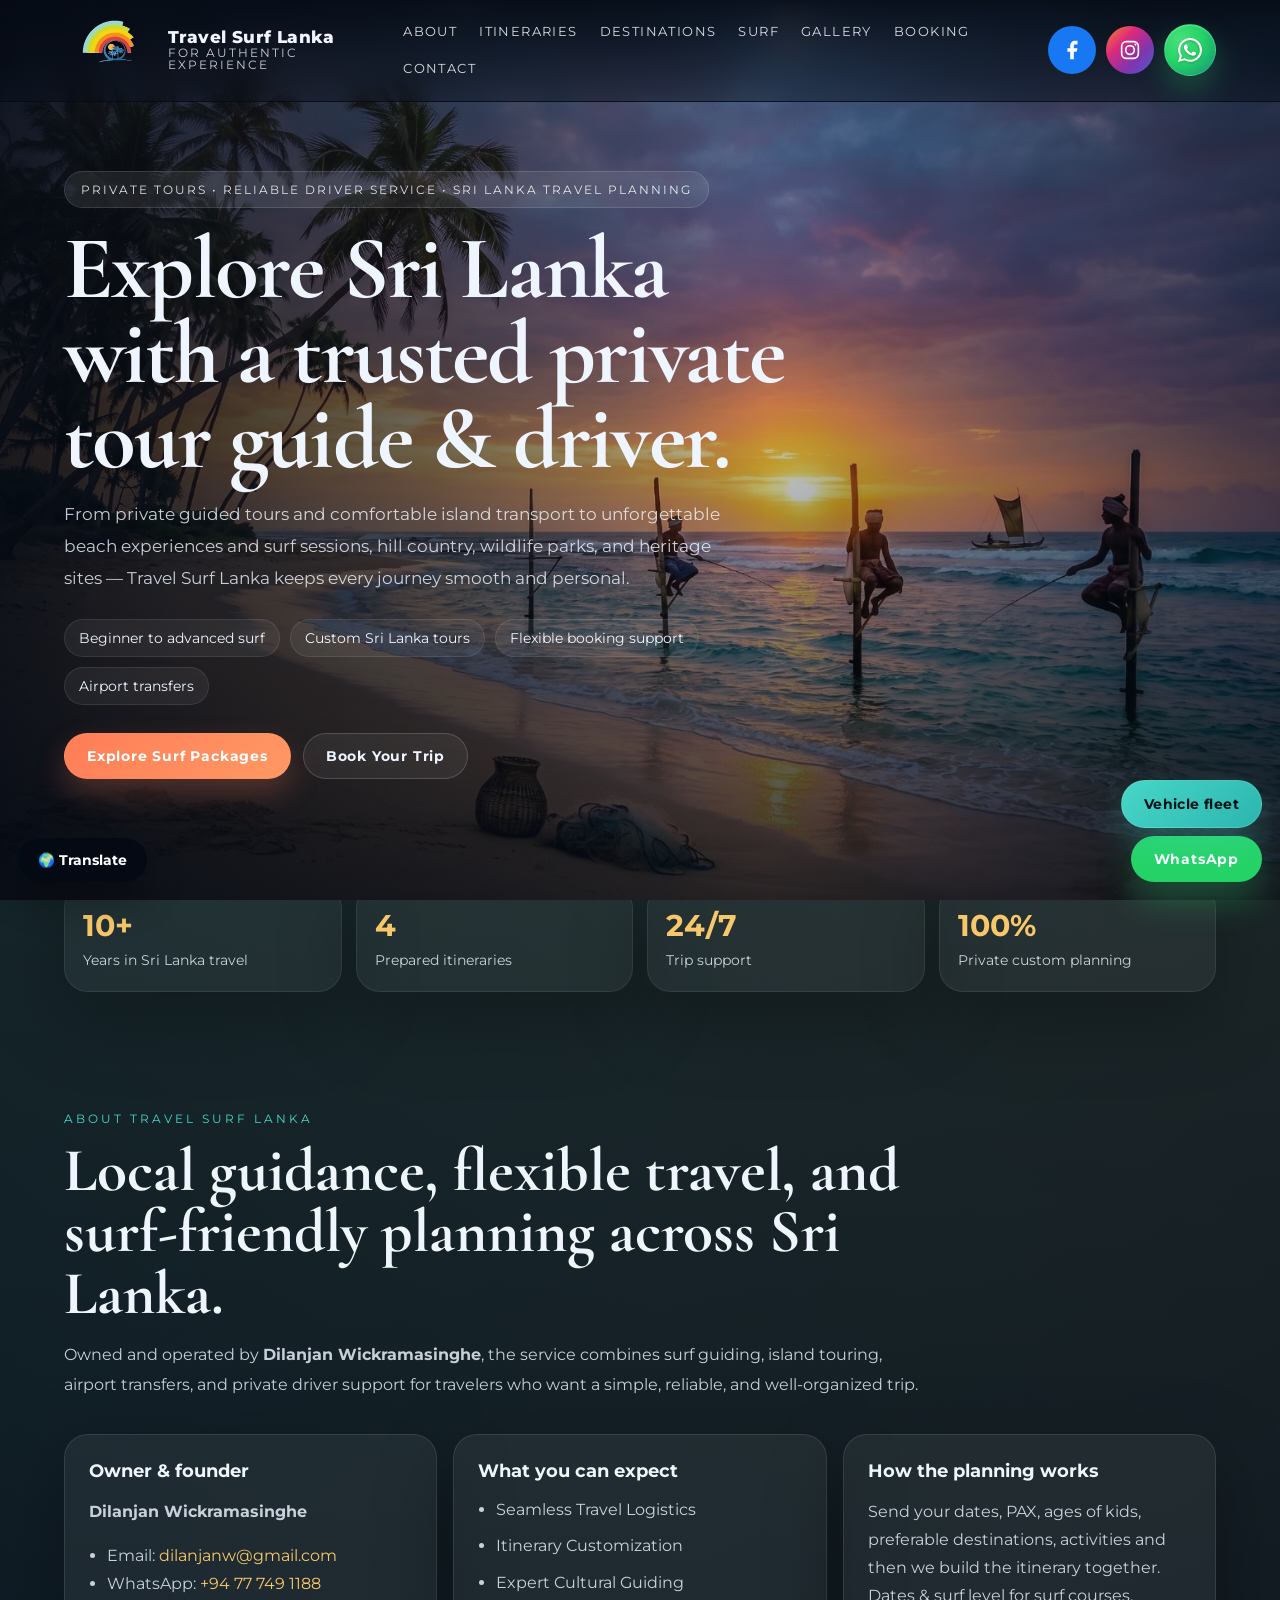
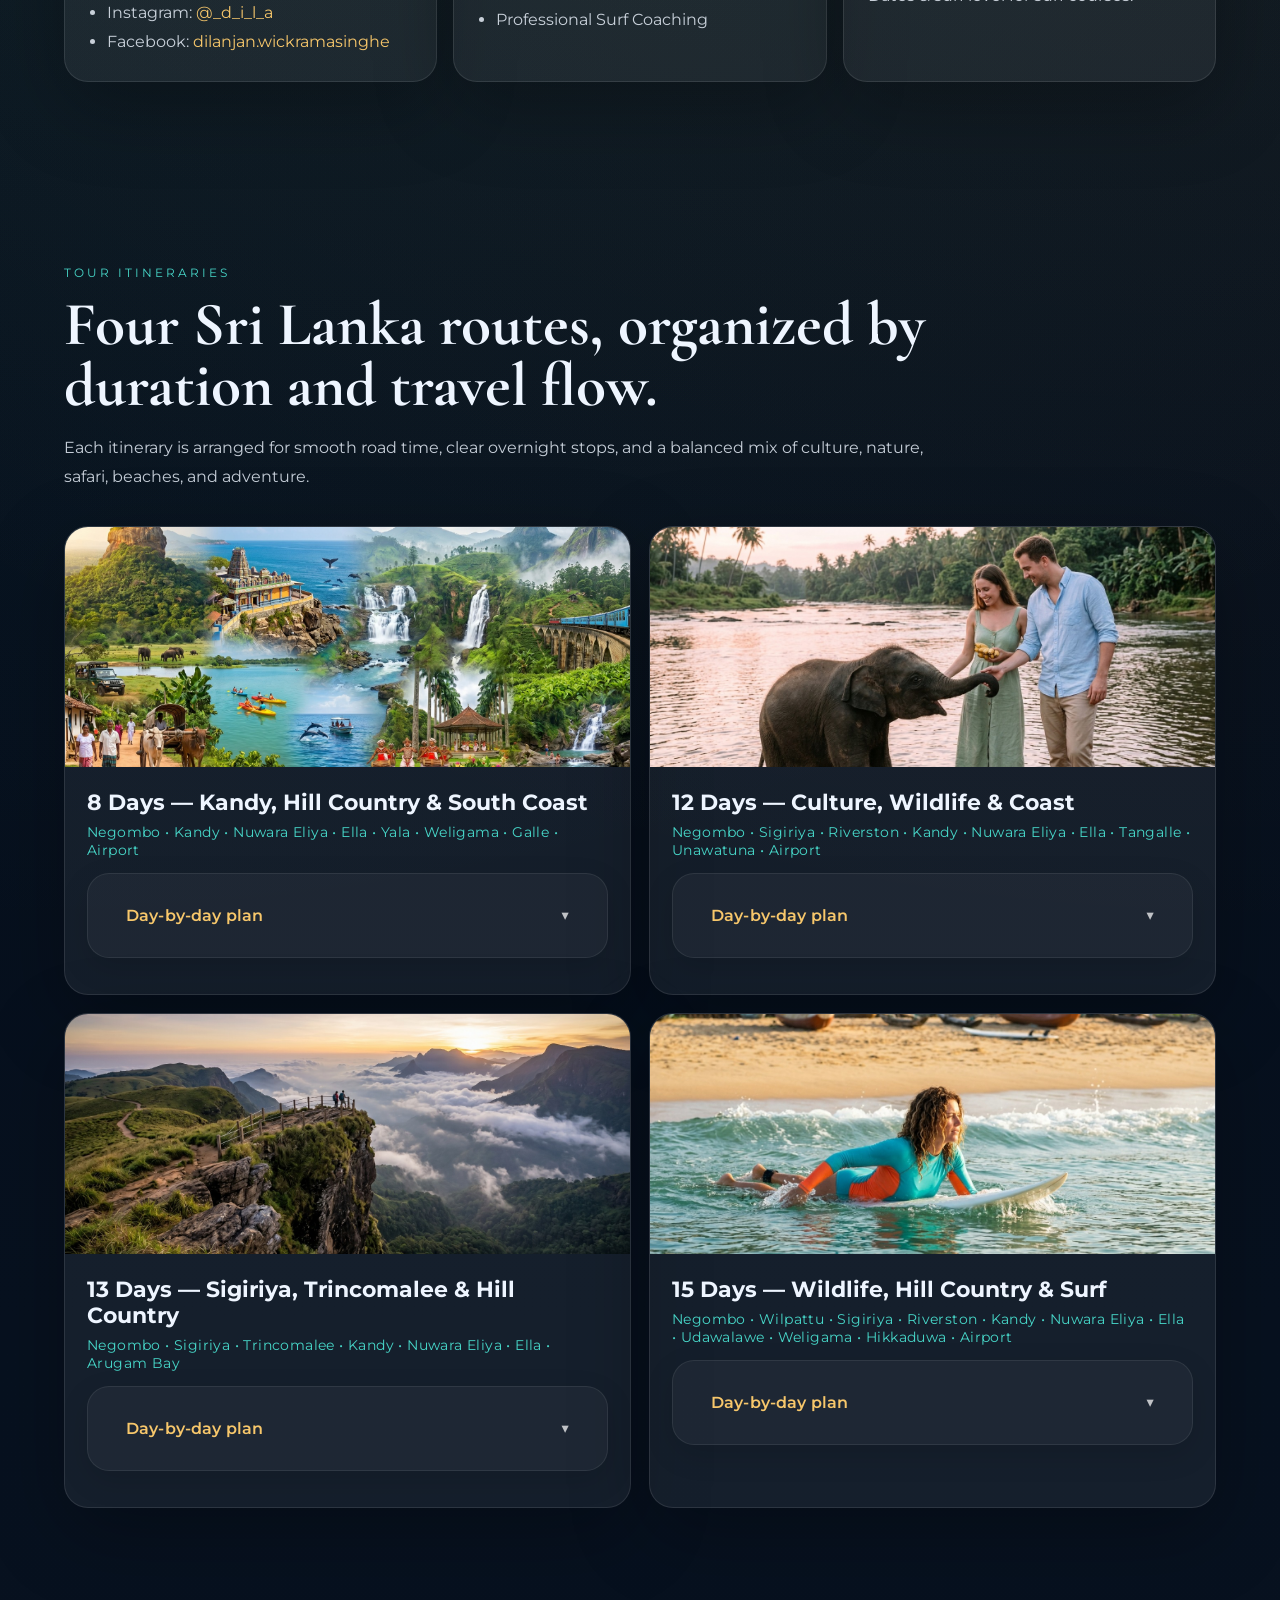
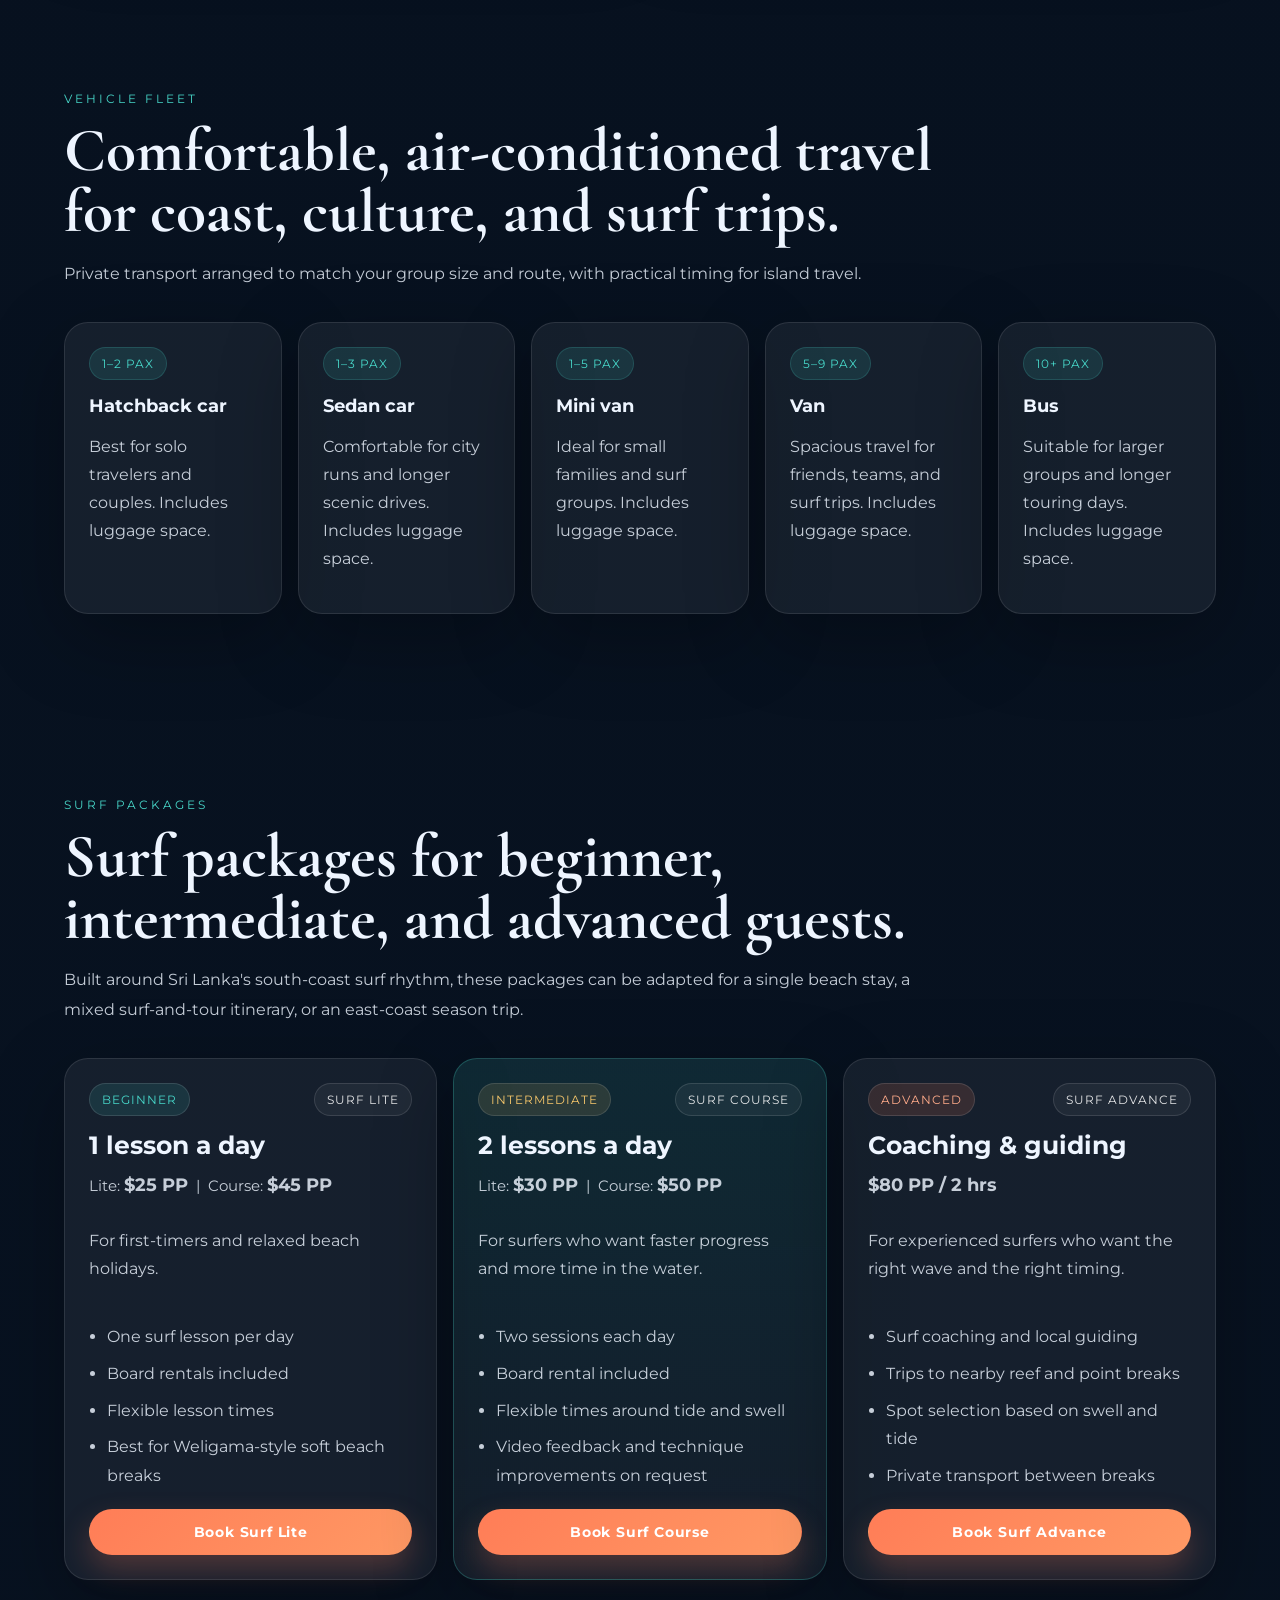
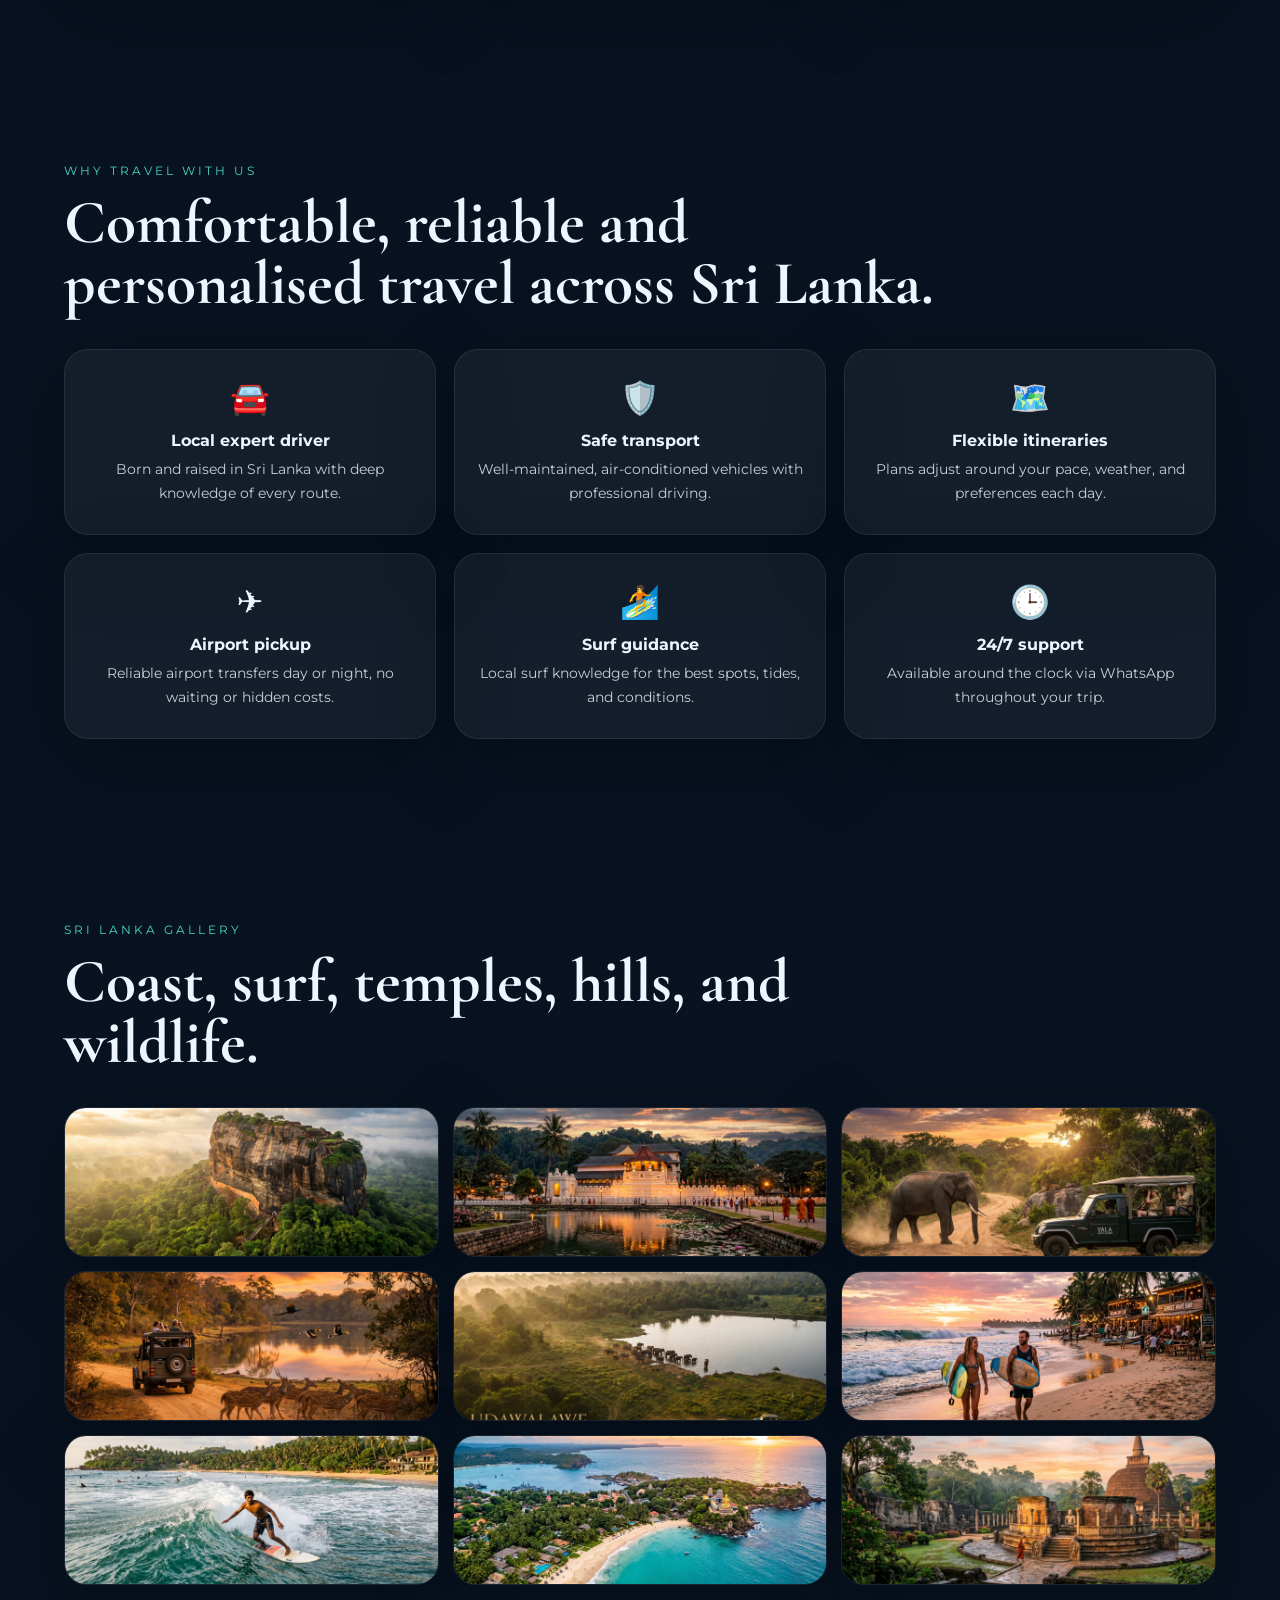
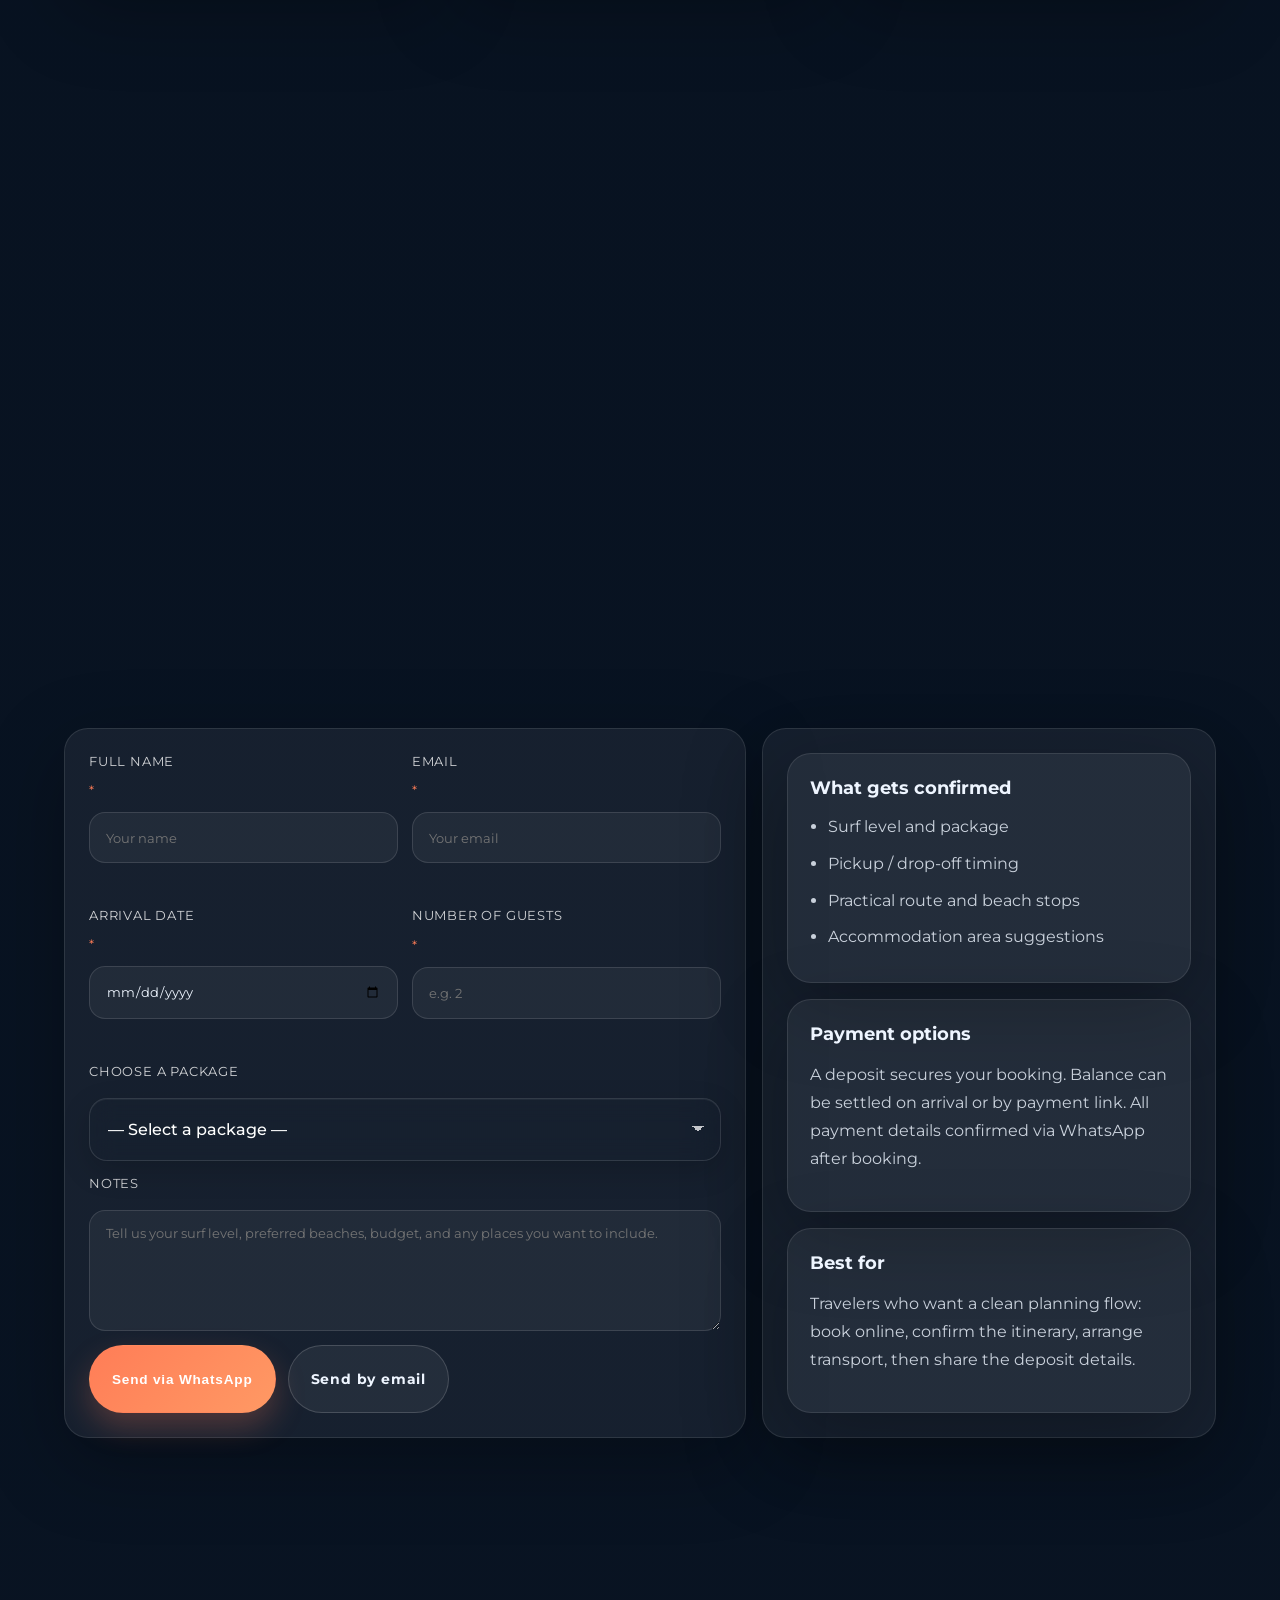
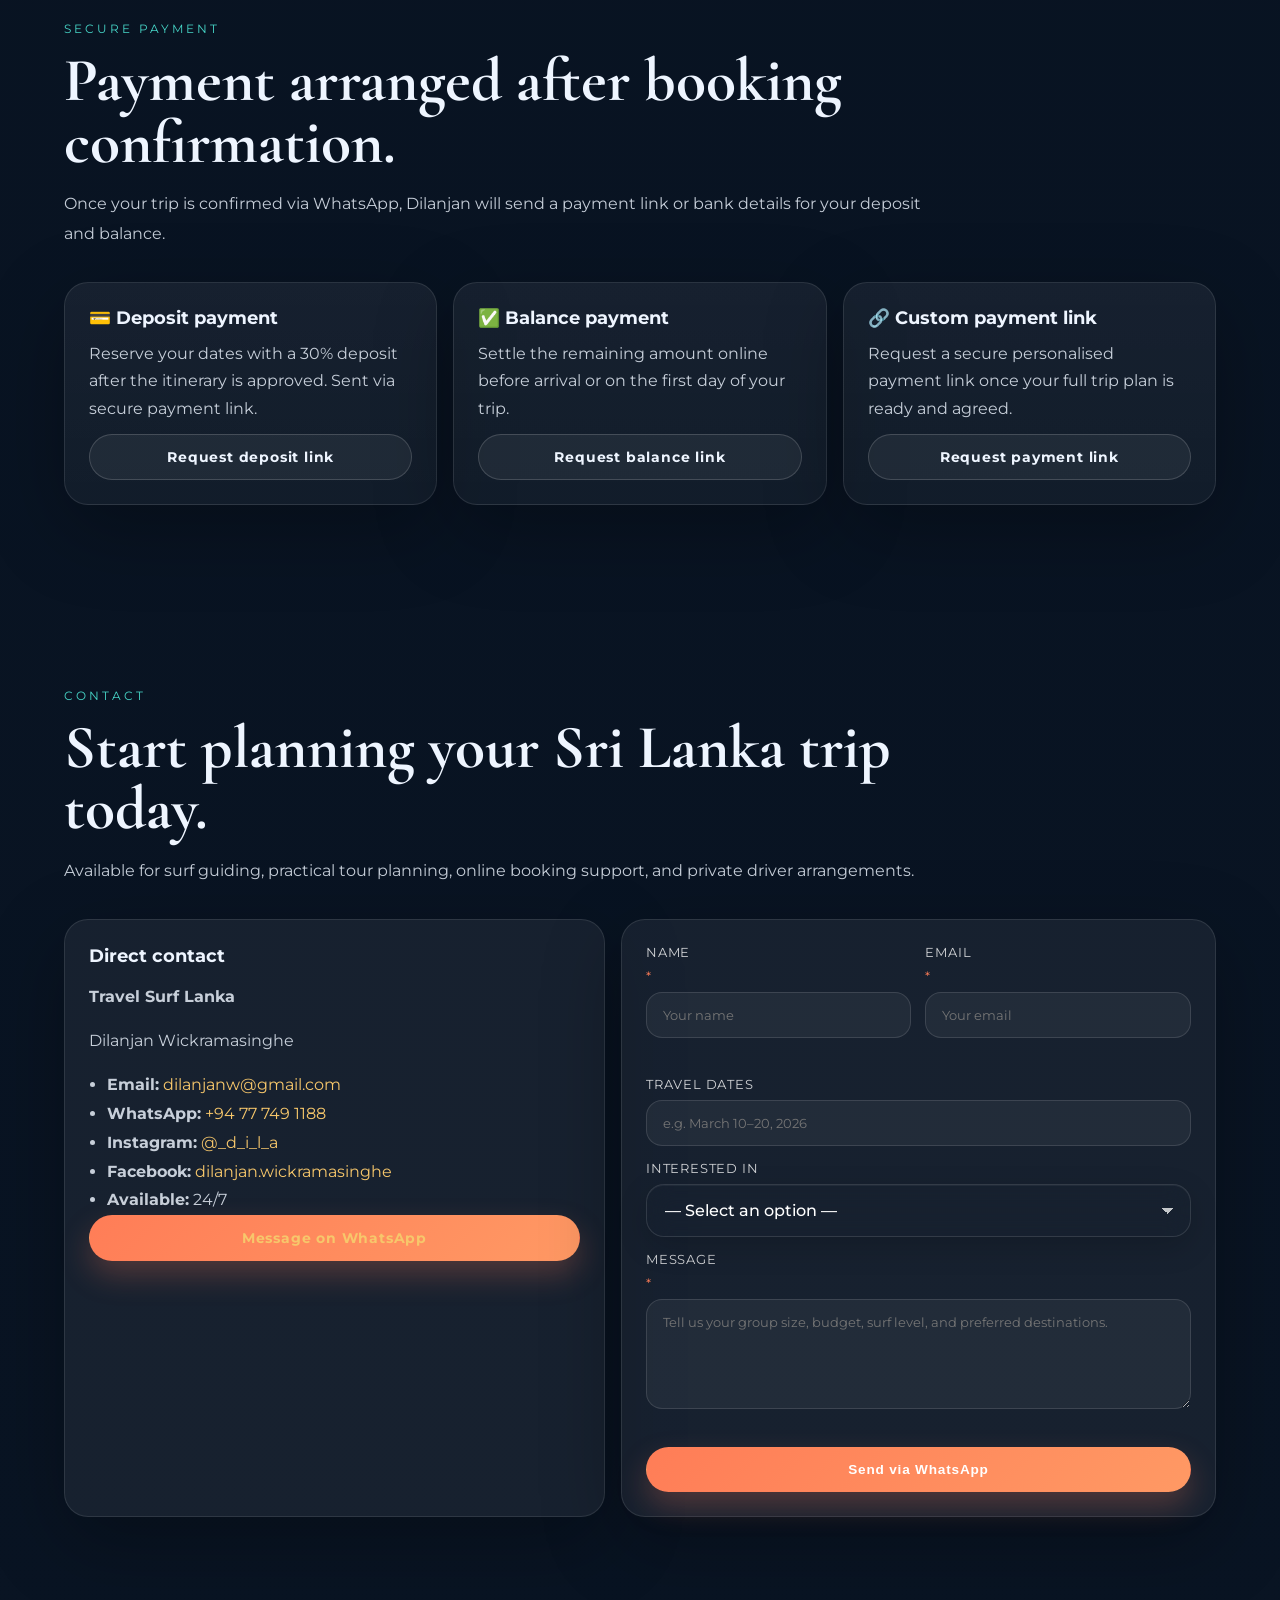
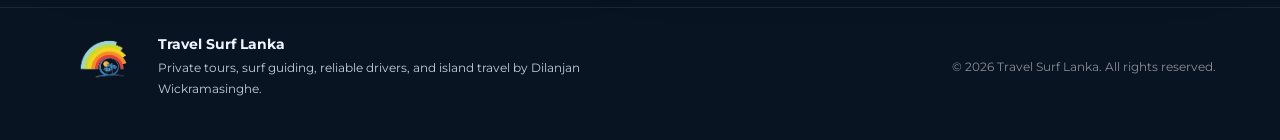
<file: index.html>
<!DOCTYPE html>
<html lang="en">
<head>
  <meta charset="UTF-8" />
  <meta name="viewport" content="width=device-width, initial-scale=1.0" />
  <title>Travel Surf Lanka | Sri Lanka Private Tours & Surf Packages</title>
  <meta name="description" content="Travel Surf Lanka offers private Sri Lanka tours, surf packages for all levels, airport transfers and personal driver service by Dilanjan Wickramasinghe." />

  <!-- Open Graph / WhatsApp / Facebook sharing -->
  <meta property="og:type" content="website" />
  <meta property="og:url" content="https://travelsurflanka.com/" />
  <meta property="og:title" content="Travel Surf Lanka | Sri Lanka Private Tours & Surf Packages" />
  <meta property="og:description" content="Private tours, surf guiding, airport transfers and custom itineraries across Sri Lanka. Beginner to advanced surf. 24/7 support." />
  <meta property="og:image" content="hero-sri-lanka-sunset.jpg" />
  <meta name="twitter:card" content="summary_large_image" />
  <meta name="twitter:title" content="Travel Surf Lanka | Private Tours & Surf" />
  <meta name="twitter:description" content="Custom Sri Lanka tours and surf packages by local expert Dilanjan Wickramasinghe." />
  <meta name="twitter:image" content="hero-sri-lanka-sunset.jpg" />

  <!-- Favicon -->
  <link rel="icon" type="image/png" href="travel-surf-lanka-logo-transparent.png" />
  <link rel="apple-touch-icon" href="travel-surf-lanka-logo-transparent.png" />

  <!-- Preload hero image for LCP -->
  <link rel="preload" as="image" href="hero-sri-lanka-sunset.jpg" />

  <!-- Fonts -->
  <link rel="preconnect" href="https://fonts.googleapis.com">
  <link rel="preconnect" href="https://fonts.gstatic.com" crossorigin>
  <link href="https://fonts.googleapis.com/css2?family=Montserrat:wght@400;500;600;700;800&family=Cormorant+Garamond:wght@400;500;600;700&display=swap" rel="stylesheet">

  <!-- Structured Data: Local Business -->
  <script type="application/ld+json">
  {
    "@context": "https://schema.org",
    "@type": "TouristInformationCenter",
    "name": "Travel Surf Lanka",
    "description": "Private Sri Lanka tours, surf packages and airport transfers by local expert Dilanjan Wickramasinghe.",
    "url": "https://travelsurflanka.com",
    "telephone": "+94777491188",
    "email": "dilanjanw@gmail.com",
    "address": {
      "@type": "PostalAddress",
      "addressCountry": "LK"
    },
    "founder": { "@type": "Person", "name": "Dilanjan Wickramasinghe" },
    "openingHours": "Mo-Su 00:00-24:00",
    "sameAs": ["https://www.instagram.com/_d_i_l_a"]
  }
  </script>

  <link rel="stylesheet" href="style.css" />
</head>
<body>

  <!-- HEADER -->
  <header class="site-header" id="siteHeader">
    <a class="brand" href="#home" aria-label="Travel Surf Lanka home">
      <img class="brand-logo" src="travel-surf-lanka-logo-transparent.png" alt="Travel Surf Lanka Logo" width="90" height="90" />
      <div class="brand-copy">
        <span class="brand-name">Travel Surf Lanka</span>
        <span class="brand-tag">For Authentic Experience</span>
      </div>
    </a>

    <nav class="nav" id="nav" aria-label="Primary navigation">
      <a href="#about">About</a>
      <a href="#itineraries">Itineraries</a>
      <a href="destinations.html">Destinations</a>
      <a href="#surf">Surf</a>
      <a href="#gallery">Gallery</a>
      <a href="#booking">Booking</a>
      <a href="#contact">Contact</a>
    </nav>

    <div class="header-actions">
      <a class="icon-link fb-icon" href="https://www.facebook.com/dilanjan.wickramasinghe" target="_blank" rel="noopener" aria-label="Facebook profile">
        <svg viewBox="0 0 24 24" aria-hidden="true">
          <path d="M18 2h-3a5 5 0 0 0-5 5v3H7v4h3v8h4v-8h3l1-4h-4V7a1 1 0 0 1 1-1h3z"/>
        </svg>
      </a>
      <a class="icon-link" href="https://www.instagram.com/_d_i_l_a?igsh=MWRibW0xamF4Zm9qYQ%3D%3D&utm_source=qr" target="_blank" rel="noopener" aria-label="Instagram profile">
        <svg viewBox="0 0 24 24" aria-hidden="true">
          <path d="M7.8 2h8.4A5.8 5.8 0 0 1 22 7.8v8.4A5.8 5.8 0 0 1 16.2 22H7.8A5.8 5.8 0 0 1 2 16.2V7.8A5.8 5.8 0 0 1 7.8 2Zm0 1.8A4 4 0 0 0 3.8 7.8v8.4a4 4 0 0 0 4 4h8.4a4 4 0 0 0 4-4V7.8a4 4 0 0 0-4-4H7.8Zm10.1 1.1a1.2 1.2 0 1 1 0 2.4 1.2 1.2 0 0 1 0-2.4ZM12 6.4A5.6 5.6 0 1 1 6.4 12 5.6 5.6 0 0 1 12 6.4Zm0 1.8A3.8 3.8 0 1 0 15.8 12 3.8 3.8 0 0 0 12 8.2Z"/>
        </svg>
      </a>
      
      <a class="icon-link whatsapp-icon" href="https://wa.me/94777491188" target="_blank" rel="noopener" aria-label="WhatsApp">
        <svg viewBox="0 0 24 24" fill="currentColor" aria-hidden="true">
          <path d="M20.52 3.48A11.86 11.86 0 0 0 12.08 0C5.5 0 .14 5.34.14 11.92c0 2.1.55 4.15 1.6 5.96L0 24l6.3-1.65a11.86 11.86 0 0 0 5.78 1.48h.01c6.58 0 11.92-5.34 11.92-11.92 0-3.18-1.24-6.16-3.49-8.43ZM12.09 21.8h-.01a9.8 9.8 0 0 1-5-1.37l-.36-.21-3.74.98 1-3.64-.24-.37a9.8 9.8 0 0 1-1.5-5.25c0-5.42 4.41-9.83 9.84-9.83 2.62 0 5.08 1.02 6.93 2.88a9.74 9.74 0 0 1 2.88 6.94c0 5.42-4.42 9.83-9.84 9.83Zm5.39-7.34c-.3-.15-1.77-.87-2.04-.97-.27-.1-.47-.15-.67.15-.2.3-.77.97-.95 1.17-.17.2-.35.22-.65.07-.3-.15-1.28-.47-2.43-1.49-.9-.8-1.5-1.78-1.67-2.08-.17-.3-.02-.46.13-.61.13-.13.3-.35.45-.52.15-.17.2-.3.3-.5.1-.2.05-.37-.02-.52-.07-.15-.67-1.62-.92-2.22-.24-.58-.49-.5-.67-.5h-.57c-.2 0-.52.08-.8.38-.27.3-1.05 1.02-1.05 2.48 0 1.46 1.07 2.88 1.22 3.08.15.2 2.1 3.2 5.08 4.49.71.31 1.27.49 1.7.63.72.23 1.37.2 1.89.12.58-.09 1.77-.72 2.02-1.42.25-.7.25-1.3.17-1.42-.07-.12-.27-.2-.57-.35Z"/>
        </svg>
      </a>
    
      <button class="menu-btn" id="menuBtn" aria-label="Open menu" aria-expanded="false" aria-controls="mobileNav">
        <span></span><span></span><span></span>
      </button>
    </div>
  </header>

  <!-- MOBILE NAV -->
  <nav class="mobile-nav" id="mobileNav" aria-label="Mobile navigation">
    <a href="#about">About</a>
    <a href="#itineraries">Itineraries</a>
    <a href="destinations.html">Destinations</a>
    <a href="#surf">Surf</a>
    <a href="#gallery">Gallery</a>
    <a href="#booking">Booking</a>
    <a href="#contact">Contact</a>
    <a class="mini-btn" href="https://www.instagram.com/_d_i_l_a?igsh=MWRibW0xamF4Zm9qYQ%3D%3D&utm_source=qr" target="_blank" rel="noopener">Instagram</a>
    <a class="mini-btn" href="https://wa.me/94777491188" target="_blank" rel="noopener">Chat on WhatsApp</a>
  </nav>

  <main>

    <!-- HERO -->
    <section class="hero" id="home">
      <div class="hero-media">
        <img
          src="hero-sri-lanka-sunset.jpg"
          alt="Sri Lankan beach sunset"
          width="2070" height="1380"
        />
        <div class="hero-overlay"></div>
      </div>
      <div class="hero-content reveal">
        <div class="eyebrow">Private tours • reliable driver service • Sri Lanka travel planning</div>
        <h1>Explore Sri Lanka with a trusted private tour guide & driver.</h1>
        <p>
          From private guided tours and comfortable island transport to unforgettable beach experiences and surf sessions,
          hill country, wildlife parks, and heritage sites — Travel Surf Lanka keeps every journey smooth and personal.
        </p>
        <div class="hero-pills">
          <span>Beginner to advanced surf</span>
          <span>Custom Sri Lanka tours</span>
          <span>Flexible booking support</span>
          <span>Airport transfers</span>
        </div>
        <div class="hero-actions">
          <a class="primary-btn" href="#surf">Explore Surf Packages</a>
          <a class="secondary-btn" href="#booking">Book Your Trip</a>
        </div>
      </div>
    </section>

    <!-- STATS -->
    <section class="stats">
      <div class="stat reveal"><strong>10+</strong><span>Years in Sri Lanka travel</span></div>
      <div class="stat reveal"><strong>4</strong><span>Prepared itineraries</span></div>
      <div class="stat reveal"><strong>24/7</strong><span>Trip support</span></div>
      <div class="stat reveal"><strong>100%</strong><span>Private custom planning</span></div>
    </section>

    <!-- ABOUT -->
    <section class="section about" id="about">
      <div class="section-heading reveal">
        <span class="section-kicker">About Travel Surf Lanka</span>
        <h2>Local guidance, flexible travel, and surf-friendly planning across Sri Lanka.</h2>
        <p>
          Owned and operated by <strong>Dilanjan Wickramasinghe</strong>, the service combines surf guiding,
          island touring, airport transfers, and private driver support for travelers who want a simple, reliable, and well-organized trip.
        </p>
      </div>
      <div class="about-grid">
        <article class="info-card reveal">
          <h3>Owner &amp; founder</h3>
          <p><strong>Dilanjan Wickramasinghe</strong></p>
          <ul>
            <li>Email: <a href="mailto:dilanjanw@gmail.com">dilanjanw@gmail.com</a></li>
            <li>WhatsApp: <a href="https://wa.me/94777491188" target="_blank" rel="noopener">+94 77 749 1188</a></li>
            <li>Instagram: <a href="https://www.instagram.com/_d_i_l_a?igsh=MWRibW0xamF4Zm9qYQ%3D%3D&utm_source=qr" target="_blank" rel="noopener">@_d_i_l_a</a></li>
            <li>Facebook: <a href="https://www.facebook.com/dilanjan.wickramasinghe" target="_blank" rel="noopener">dilanjan.wickramasinghe</a></li>
          </ul>
        </article>
        <article class="info-card reveal">
          <h3>What you can expect</h3>
          <ul class="check-list">
            <li>Seamless Travel Logistics</li>
            <li>Itinerary Customization</li>
            <li>Expert Cultural Guiding</li>
            <li>Professional Surf Coaching</li>
          </ul>
        </article>
        <article class="info-card reveal">
          <h3>How the planning works</h3>
          <p>
            Send your dates, PAX, ages of kids, preferable destinations, activities and then we build the itinerary together. Dates &amp; surf level for surf courses.
          </p>
        </article>
      </div>
    </section>

    <!-- ITINERARIES -->

    <section class="section itineraries" id="itineraries">
      <div class="section-heading reveal">
        <span class="section-kicker">Tour itineraries</span>
        <h2>Four Sri Lanka routes, organized by duration and travel flow.</h2>
        <p>
          Each itinerary is arranged for smooth road time, clear overnight stops, and a balanced mix of culture,
          nature, safari, beaches, and adventure.
        </p>
      </div>
      <div class="itinerary-grid">

        <article class="itinerary-card reveal">
          <img src="itinerary-8-days.jpg" alt="Sri Lanka highlights collage for the 8-day itinerary" width="800" height="480" loading="lazy" />
          <div class="itinerary-body">
            <h3>8 Days — Kandy, Hill Country &amp; South Coast</h3>
            <p class="meta">Negombo • Kandy • Nuwara Eliya • Ella • Yala • Weligama • Galle • Airport</p>
            <details>
              <summary>Day-by-day plan</summary>
              <ol>
                <li><strong>Day 1:</strong> Negombo / Airport to Kandy (3 hrs) — Pinnawala Elephant Orphanage. Overnight in Kandy.</li>
                <li><strong>Day 2:</strong> Kandy Temple of the Tooth at ceremony time (09:30), city viewpoint, and a 1.5 km Udawattakele forest trek. Overnight in Kandy.</li>
                <li><strong>Day 3:</strong> Kandy to Nuwara Eliya (3 hrs) — Ambuluwawa Tower by tuk-tuk, Kithulgala white-water rafting, and St. Clair’s &amp; Devon waterfalls. Overnight in Nuwara Eliya.</li>
                <li><strong>Day 4:</strong> Nuwara Eliya to Ella (2.5 hrs) — Moon Plains by jeep, tea factory visit, explore Little England, and take the noon train to Ella. Overnight in Ella.</li>
                <li><strong>Day 5:</strong> Little Adam’s Peak or Ella Rock, zip line, Ravana pool club with lunch, Nine Arch Bridge, then drive to Yala. Overnight in Yala.</li>
                <li><strong>Day 6:</strong> Yala to Weligama / Mirissa (3 hrs) — Morning safari, Blue Beach Island visit, Mirissa Beach, surf, and Coconut Tree Hill for sunset. Overnight in Weligama.</li>
                <li><strong>Day 7:</strong> Weligama leisure, Unawatuna Turtle Point, and Galle Dutch Fort for sunset. Overnight in Weligama.</li>
                <li><strong>Day 8:</strong> Weligama to Airport (2.5 hrs) — Leisure, then drive to the airport and goodbye from the island.</li>
              </ol>
            </details>
          </div>
        </article>

        <article class="itinerary-card reveal">
          <img src="itinerary-12-days.jpg" alt="Elephant experience image for the 12-day itinerary" width="800" height="480" loading="lazy" />
          <div class="itinerary-body">
            <h3>12 Days — Culture, Wildlife &amp; Coast</h3>
            <p class="meta">Negombo • Sigiriya • Riverston • Kandy • Nuwara Eliya • Ella • Tangalle • Unawatuna • Airport</p>
            <details>
              <summary>Day-by-day plan</summary>
              <ol>
                <li><strong>Day 1:</strong> Negombo / Airport to Sigiriya (3 hrs) — Sigiriya village tour with local lunch.</li>
                <li><strong>Day 2:</strong> Sigiriya — Pidurangala Rock, Minneriya safari for elephants, and Ayurvedic massage.</li>
                <li><strong>Day 3:</strong> Sigiriya to Riverston (3 hrs) — Dambulla vegetable market, Cave Temple, Thelgamu Oya natural pools, and a homestay dinner with your hosts.</li>
                <li><strong>Day 4:</strong> Riverston to Kandy (3 hrs) — Manigala mountain trekking (3.5 hrs), Pitawala Pathana mini World’s End, and Bambarakiriella waterfall.</li>
                <li><strong>Day 5:</strong> Kandy to Nuwara Eliya (3 hrs) — Temple of the Tooth, city viewpoint, Kithulgala white-water rafting, and St. Clair’s &amp; Devon waterfalls.</li>
                <li><strong>Day 6:</strong> Nuwara Eliya to Ella — Moon Plains by jeep, tea factory visit, noon train to Ella, and Nine Arch Bridge.</li>
                <li><strong>Day 7:</strong> Ella to Tangalle / Hiriketiya (3 hrs) — Little Adam’s Peak, zip line, Ravana waterfall, and beach leisure.</li>
                <li><strong>Day 8:</strong> Tangalle — Leisure and Hummanaya blowhole.</li>
                <li><strong>Day 9:</strong> Tangalle — Visit nearby beaches and Turtle Point.</li>
                <li><strong>Day 10:</strong> Tangalle to Unawatuna (2 hrs) — Mirissa Beach, Coconut Tree Hill, Weligama Beach, surf, and swim with turtles in Unawatuna.</li>
                <li><strong>Day 12:</strong> Unawatuna to Airport (2 hrs) — Madu River boat safari, then drive to the airport and goodbye from the island.</li>
              </ol>
            </details>
          </div>
        </article>

        <article class="itinerary-card reveal">
          <img src="itinerary-13-days.jpg" alt="Scenic mountain landscape for the 13-day itinerary" width="800" height="480" loading="lazy" />
          <div class="itinerary-body">
            <h3>13 Days — Sigiriya, Trincomalee &amp; Hill Country</h3>
            <p class="meta">Negombo • Sigiriya • Trincomalee • Kandy • Nuwara Eliya • Ella • Arugam Bay</p>
            <details>
              <summary>Day-by-day plan</summary>
              <ol>
                <li><strong>Day 1:</strong> Negombo / Airport to Sigiriya (3 hrs) — Sigiriya village tour.</li>
                <li><strong>Day 2:</strong> Sigiriya — Morning safari in Minneriya and Pidurangala Rock.</li>
                <li><strong>Day 3:</strong> Sigiriya to Trincomalee (1.5 hrs) — Kayaking in Kanthale Lake.</li>
                <li><strong>Day 4:</strong> Trincomalee — Leisure.</li>
                <li><strong>Day 5:</strong> Trincomalee — Whale and dolphin watching, plus a visit to Koneswaram Hindu Temple.</li>
                <li><strong>Day 6:</strong> Trincomalee to Kandy (4 hrs) — Spice garden visit and Kandy city viewpoint.</li>
                <li><strong>Day 7:</strong> Kandy — Peradeniya Botanical Garden, gem and wood carving shops, and a cultural dance show.</li>
                <li><strong>Day 8:</strong> Kandy to Nuwara Eliya — Kithulgala white-water rafting, St. Clair’s &amp; Devon waterfalls, city time, and Gregory Lake.</li>
                <li><strong>Day 9:</strong> Nuwara Eliya — Horton Plains and leisure.</li>
                <li><strong>Day 10:</strong> Nuwara Eliya to Ella — Morning train to Ella, Nine Arch Bridge, and Kombukara natural pools for a swim.</li>
                <li><strong>Day 12:</strong> Ella — Ella Rock or Little Adam’s Peak, plus Ravana pool club with lunch.</li>
                <li><strong>Day 13:</strong> Ella to Arugam Bay (3.5 hrs) — Drive to Arugam Bay and drop off.</li>
              </ol>
            </details>
          </div>
        </article>

        <article class="itinerary-card reveal">
          <img src="itinerary-15-days.jpg" alt="Surfing image for the 15-day itinerary" width="800" height="480" loading="lazy" />
          <div class="itinerary-body">
            <h3>15 Days — Wildlife, Hill Country &amp; Surf</h3>
            <p class="meta">Negombo • Wilpattu • Sigiriya • Riverston • Kandy • Nuwara Eliya • Ella • Udawalawe • Weligama • Hikkaduwa • Airport</p>
            <details>
              <summary>Day-by-day plan</summary>
              <ol>
                <li><strong>Day 1:</strong> Negombo / Airport to Wilpattu (3 hrs) — Wilpattu afternoon safari.</li>
                <li><strong>Day 2:</strong> Wilpattu to Sigiriya — Sigiriya village tour with local lunch, and Pidurangala Rock or Sigiriya Lion Rock for sunset.</li>
                <li><strong>Day 3:</strong> Sigiriya — Ancient city of Polonnaruwa and Minneriya elephant safari.</li>
                <li><strong>Day 4:</strong> Sigiriya to Riverston (3 hrs) — Dambulla vegetable market, Cave Temple, Thelgamu Oya natural pools, and a homestay dinner.</li>
                <li><strong>Day 5:</strong> Riverston to Kandy (3 hrs) — Manigala mountain trekking (3.5 hrs), Pitawala Pathana mini World’s End, and Bambarakiriella waterfall.</li>
                <li><strong>Day 6:</strong> Kandy — Temple of the Tooth, Udawattakele forest trekking, city tour and viewpoint, plus a cultural dance show.</li>
                <li><strong>Day 7:</strong> Kandy to Nuwara Eliya — Kithulgala white-water rafting, St. Clair’s &amp; Devon waterfalls, city time, and Gregory Lake.</li>
                <li><strong>Day 8:</strong> Nuwara Eliya to Ella (2.5 hrs) — Horton Plains, train from Ohiya to Ella, and Nine Arch Bridge.</li>
                <li><strong>Day 9:</strong> Ella — Little Adam’s Peak or Ella Rock, zip line, Ravana pool club with lunch, and a cookery class followed by dinner.</li>
                <li><strong>Day 10:</strong> Ella to Udawalawe (2 hrs) — Elephant Transit Home milk feeding and Udawalawe National Park safari.</li>
                <li><strong>Day 11:</strong> Udawalawe to Weligama (2 hrs) — Leisure.</li>
                <li><strong>Day 12:</strong> Weligama — Surf session, leisure, and an afternoon surf session.</li>
                <li><strong>Day 13:</strong> Weligama — Whale watching and leisure.</li>
                <li><strong>Day 14:</strong> Weligama to Hikkaduwa (1.5 hrs) — Turtle hatchery, Turtle Beach, and Galle Dutch Fort.</li>
                <li><strong>Day 15:</strong> Hikkaduwa to Airport (2 hrs) — Leisure, then drive to the airport.</li>
              </ol>
            </details>
          </div>
        </article>

      </div>
    </section>


    <!-- FLEET -->
    <section class="section fleet" id="fleet">
      <div class="section-heading reveal">
        <span class="section-kicker">Vehicle fleet</span>
        <h2>Comfortable, air-conditioned travel for coast, culture, and surf trips.</h2>
        <p>Private transport arranged to match your group size and route, with practical timing for island travel.</p>
      </div>
      <div class="fleet-grid">
        <article class="fleet-card reveal">
          <span class="fleet-icon">1–2 pax</span>
          <h3>Hatchback car</h3>
          <p>Best for solo travelers and couples. Includes luggage space.</p>
        </article>
        <article class="fleet-card reveal">
          <span class="fleet-icon">1–3 pax</span>
          <h3>Sedan car</h3>
          <p>Comfortable for city runs and longer scenic drives. Includes luggage space.</p>
        </article>
        <article class="fleet-card reveal">
          <span class="fleet-icon">1–5 pax</span>
          <h3>Mini van</h3>
          <p>Ideal for small families and surf groups. Includes luggage space.</p>
        </article>
        <article class="fleet-card reveal">
          <span class="fleet-icon">5–9 pax</span>
          <h3>Van</h3>
          <p>Spacious travel for friends, teams, and surf trips. Includes luggage space.</p>
        </article>
        <article class="fleet-card reveal">
          <span class="fleet-icon">10+ pax</span>
          <h3>Bus</h3>
          <p>Suitable for larger groups and longer touring days. Includes luggage space.</p>
        </article>
      </div>
    </section>

    <!-- SURF PACKAGES -->
    <section class="section surf" id="surf">
      <div class="section-heading reveal">
        <span class="section-kicker">Surf packages</span>
        <h2>Surf packages for beginner, intermediate, and advanced guests.</h2>
        <p>
          Built around Sri Lanka's south-coast surf rhythm, these packages can be adapted for a single beach stay,
          a mixed surf-and-tour itinerary, or an east-coast season trip.
        </p>
      </div>
      <div class="surf-grid">

        <article class="package-card reveal">
          <div class="package-top">
            <span class="package-level beginner">Beginner</span>
            <span class="package-price">Surf Lite</span>
          </div>
          <h3>1 lesson a day</h3>
          <p class="package-price-display">Lite: <strong>$25 PP</strong> &nbsp;|&nbsp; Course: <strong>$45 PP</strong></p>
          <p>For first-timers and relaxed beach holidays.</p>
          <ul>
            <li>One surf lesson per day</li>
            <li>Board rentals included</li>
            <li>Flexible lesson times</li>
            <li>Best for Weligama-style soft beach breaks</li>
          </ul>
          <a class="primary-btn pkg-btn" href="https://wa.me/94777491188?text=Hi%20Dilanjan%2C%20I%27m%20interested%20in%20the%20Surf%20Lite%20package%20(beginner%2C%201%20lesson%2Fday).%20Can%20you%20send%20me%20more%20details%3F" target="_blank" rel="noopener">Book Surf Lite</a>
        </article>

        <article class="package-card reveal featured">
          <div class="package-top">
            <span class="package-level intermediate">Intermediate</span>
            <span class="package-price">Surf Course</span>
          </div>
          <h3>2 lessons a day</h3>
          <p class="package-price-display">Lite: <strong>$30 PP</strong> &nbsp;|&nbsp; Course: <strong>$50 PP</strong></p>
          <p>For surfers who want faster progress and more time in the water.</p>
          <ul>
            <li>Two sessions each day</li>
            <li>Board rental included</li>
            <li>Flexible times around tide and swell</li>
            <li>Video feedback and technique improvements on request</li>
          </ul>
          <a class="primary-btn pkg-btn" href="https://wa.me/94777491188?text=Hi%20Dilanjan%2C%20I%27m%20interested%20in%20the%20Surf%20Course%20package%20(intermediate%2C%202%20lessons%2Fday).%20Can%20you%20send%20me%20more%20details%3F" target="_blank" rel="noopener">Book Surf Course</a>
        </article>

        <article class="package-card reveal">
          <div class="package-top">
            <span class="package-level advanced">Advanced</span>
            <span class="package-price">Surf Advance</span>
          </div>
          <h3>Coaching &amp; guiding</h3>
          <p class="package-price-display"><strong>$80 PP / 2 hrs</strong></p>
          <p>For experienced surfers who want the right wave and the right timing.</p>
          <ul>
            <li>Surf coaching and local guiding</li>
            <li>Trips to nearby reef and point breaks</li>
            <li>Spot selection based on swell and tide</li>
            <li>Private transport between breaks</li>
          </ul>
          <a class="primary-btn pkg-btn" href="https://wa.me/94777491188?text=Hi%20Dilanjan%2C%20I%27m%20interested%20in%20the%20Surf%20Advance%20package%20(coaching%20%26%20guiding).%20Can%20you%20send%20me%20more%20details%3F" target="_blank" rel="noopener">Book Surf Advance</a>
        </article>

      </div>
    </section>

    <!-- WHY US -->
    <section class="section why-us" id="why-us">
      <div class="section-heading reveal">
        <span class="section-kicker">Why travel with us</span>
        <h2>Comfortable, reliable and personalised travel across Sri Lanka.</h2>
      </div>
      <div class="why-grid">
        <article class="why-card reveal">
          <div class="why-icon">🚘</div>
          <h3>Local expert driver</h3>
          <p>Born and raised in Sri Lanka with deep knowledge of every route.</p>
        </article>
        <article class="why-card reveal">
          <div class="why-icon">🛡️</div>
          <h3>Safe transport</h3>
          <p>Well-maintained, air-conditioned vehicles with professional driving.</p>
        </article>
        <article class="why-card reveal">
          <div class="why-icon">🗺️</div>
          <h3>Flexible itineraries</h3>
          <p>Plans adjust around your pace, weather, and preferences each day.</p>
        </article>
        <article class="why-card reveal">
          <div class="why-icon">✈️</div>
          <h3>Airport pickup</h3>
          <p>Reliable airport transfers day or night, no waiting or hidden costs.</p>
        </article>
        <article class="why-card reveal">
          <div class="why-icon">🏄</div>
          <h3>Surf guidance</h3>
          <p>Local surf knowledge for the best spots, tides, and conditions.</p>
        </article>
        <article class="why-card reveal">
          <div class="why-icon">🕒</div>
          <h3>24/7 support</h3>
          <p>Available around the clock via WhatsApp throughout your trip.</p>
        </article>
      </div>
    </section>

    <!-- GALLERY -->
    <section class="section gallery" id="gallery">
      <div class="section-heading reveal">
        <span class="section-kicker">Sri Lanka gallery</span>
        <h2>Coast, surf, temples, hills, and wildlife.</h2>
      </div>
      
  <div class="gallery-grid">
  <img alt="Sigiriya Rock Fortress" class="reveal" height="600" loading="lazy" src="Ultra_realistic_cinematic_photograph_of_202605280915.jpeg" width="800" />
  <img alt="Temple of the Tooth Relic" class="reveal" height="600" loading="lazy" src="Breathtaking_cinematic_photograph_of_the_202605281004.jpeg" width="800" />
  <img alt="Yala National Park safari" class="reveal" height="600" loading="lazy" src="Ultra_realistic_cinematic_photograph_of_202605280909.jpeg" width="800" />
  <img alt="Wilpattu National Park safari" class="reveal" height="600" loading="lazy" src="Scenic_safari_experience_inside_Wilpattu_202605280913.jpeg" width="800" />
  <img alt="Udawalawe National Park aerial view" class="reveal" height="600" loading="lazy" src="Breathtaking_aerial_view_of_Udawalawe_202605280911.jpeg" width="800" />
  <img alt="Sri Lankan surf beach" class="reveal" height="600" loading="lazy" src="Cinematic_surfing_lifestyle_scene_in_202605281000.jpeg" width="800" />
  <img alt="Arugambay surf scene" class="reveal" height="600" loading="lazy" src="i_needs_some_real_iamages_202605261951.jpeg" width="800" />
  <img alt="Sri Lanka coastal aerial view" class="reveal" height="600" loading="lazy" src="Ultra_realistic_cinematic_aerial_view_202605281015.jpeg" width="800" />
  <img alt="Ancient City of Anuradhapura" class="reveal" height="600" loading="lazy" src="Ultra_realistic_cinematic_photograph_of_202605281008.jpeg" width="800" />
  <img alt="Sri Maha Bodhi and sacred temple scene" class="reveal" height="600" loading="lazy" src="Luxury_cultural_tourism_scene_in_202605281012.jpeg" width="800" />
  <img alt="Dambulla cave temple interior" class="reveal" height="600" loading="lazy" src="Ultra_realistic_cinematic_interior_view_202605281029.jpeg" width="800" />
  <img alt="Tea country train journey" class="reveal" height="600" loading="lazy" src="create_a_few_images_relating_202605261908.jpeg" width="800" />
  <img alt="Sri Lanka waterfall" class="reveal" height="600" loading="lazy" src="Ultra_realistic_cinematic_photograph_of_202605281023.jpeg" width="800" />
 </div>
    </section>

    <!-- BOOKING -->
    <section class="section booking" id="booking">
      <div class="section-heading reveal">
        <span class="section-kicker">Online booking</span>
        <h2>Request your trip online in a few steps.</h2>
        <p>Send the basics here and the itinerary, surf package, and transfer plan will be confirmed before arrival.</p>
      </div>

      <div class="booking-grid">
        <form class="booking-form reveal" id="bookingForm" novalidate>
          <div id="bookingSuccess" class="form-success" style="display:none;">
            <strong>✓ Message sent!</strong> Dilanjan will reply on WhatsApp within a few hours.
          </div>
          <div class="field-row">
            <label for="b-name">
              Full name <span class="req">*</span>
              <input id="b-name" name="name" type="text" placeholder="Your name" required autocomplete="name" />
              <span class="field-error" id="b-name-err"></span>
            </label>
            <label for="b-email">
              Email <span class="req">*</span>
              <input id="b-email" name="email" type="email" placeholder="Your email" required autocomplete="email" />
              <span class="field-error" id="b-email-err"></span>
            </label>
          </div>
          <div class="field-row">
            <label for="b-arrival">
              Arrival date <span class="req">*</span>
              <input id="b-arrival" name="arrival" type="date" required />
              <span class="field-error" id="b-arrival-err"></span>
            </label>
            <label for="b-guests">
              Number of guests <span class="req">*</span>
              <input id="b-guests" name="guests" type="number" min="1" max="30" placeholder="e.g. 2" required />
              <span class="field-error" id="b-guests-err"></span>
            </label>
          </div>
          <label for="b-package">
            Choose a package
            <select id="b-package" name="package">
              <option value="">— Select a package —</option>
              <option>Surf Lite — Beginner ($25 PP)</option>
              <option>Surf Course — Beginner ($45 PP)</option>
              <option>Surf Lite — Intermediate ($30 PP)</option>
              <option>Surf Course — Intermediate ($50 PP)</option>
              <option>Surf Advance — Coaching &amp; Guiding ($80 PP / 2 hrs)</option>
              <option>5 Days — South Coast Surf Starter</option>
              <option>7 Days — South Coast &amp; Wildlife</option>
              <option>10 Days — Culture, Hills &amp; Coast</option>
              <option>12 Days — Complete Sri Lanka Loop</option>
              <option>Custom trip / private driver only</option>
            </select>
          </label>
          <label for="b-notes">
            Notes
            <textarea id="b-notes" name="notes" rows="5" placeholder="Tell us your surf level, preferred beaches, budget, and any places you want to include."></textarea>
          </label>
          <div class="form-actions">
            <button class="primary-btn" type="submit">Send via WhatsApp</button>
            <a class="secondary-btn" id="emailBookingBtn" href="mailto:dilanjanw@gmail.com">Send by email</a>
          </div>
        </form>

        <aside class="booking-side reveal">
          <article class="info-card stacked">
            <h3>What gets confirmed</h3>
            <ul class="check-list">
              <li>Surf level and package</li>
              <li>Pickup / drop-off timing</li>
              <li>Practical route and beach stops</li>
              <li>Accommodation area suggestions</li>
            </ul>
          </article>
          <article class="info-card stacked">
            <h3>Payment options</h3>
            <p>A deposit secures your booking. Balance can be settled on arrival or by payment link. All payment details confirmed via WhatsApp after booking.</p>
          </article>
          <article class="info-card stacked">
            <h3>Best for</h3>
            <p>Travelers who want a clean planning flow: book online, confirm the itinerary, arrange transport, then share the deposit details.</p>
          </article>
        </aside>
      </div>
    </section>

    <!-- PAYMENT -->
    <section class="section payment" id="payment">
      <div class="section-heading reveal">
        <span class="section-kicker">Secure payment</span>
        <h2>Payment arranged after booking confirmation.</h2>
        <p>Once your trip is confirmed via WhatsApp, Dilanjan will send a payment link or bank details for your deposit and balance.</p>
      </div>
      <div class="payment-grid">
        <article class="payment-card reveal">
          <h3>💳 Deposit payment</h3>
          <p>Reserve your dates with a 30% deposit after the itinerary is approved. Sent via secure payment link.</p>
          <a class="secondary-btn full" href="https://wa.me/94777491188?text=Hi%20Dilanjan%2C%20I%27d%20like%20to%20arrange%20a%20deposit%20payment.%20Can%20you%20send%20me%20the%20payment%20details%3F" target="_blank" rel="noopener">Request deposit link</a>
        </article>
        <article class="payment-card reveal">
          <h3>✅ Balance payment</h3>
          <p>Settle the remaining amount online before arrival or on the first day of your trip.</p>
          <a class="secondary-btn full" href="https://wa.me/94777491188?text=Hi%20Dilanjan%2C%20I%27d%20like%20to%20pay%20my%20trip%20balance.%20Can%20you%20send%20me%20the%20payment%20details%3F" target="_blank" rel="noopener">Request balance link</a>
        </article>
        <article class="payment-card reveal">
          <h3>🔗 Custom payment link</h3>
          <p>Request a secure personalised payment link once your full trip plan is ready and agreed.</p>
          <a class="secondary-btn full" href="https://wa.me/94777491188?text=Hi%20Dilanjan%2C%20can%20you%20send%20me%20a%20payment%20link%20for%20my%20trip%3F" target="_blank" rel="noopener">Request payment link</a>
        </article>
      </div>
    </section>

    <!-- CONTACT -->
    <section class="section contact" id="contact">
      <div class="section-heading reveal">
        <span class="section-kicker">Contact</span>
        <h2>Start planning your Sri Lanka trip today.</h2>
        <p>Available for surf guiding, practical tour planning, online booking support, and private driver arrangements.</p>
      </div>

      <div class="contact-grid">
        <div class="contact-panel reveal">
          <h3>Direct contact</h3>
          <p><strong>Travel Surf Lanka</strong></p>
          <p>Dilanjan Wickramasinghe</p>
          <ul>
            <li><strong>Email:</strong> <a href="mailto:dilanjanw@gmail.com">dilanjanw@gmail.com</a></li>
            <li><strong>WhatsApp:</strong> <a href="https://wa.me/94777491188" target="_blank" rel="noopener">+94 77 749 1188</a></li>
            <li><strong>Instagram:</strong> <a href="https://www.instagram.com/_d_i_l_a?igsh=MWRibW0xamF4Zm9qYQ%3D%3D&utm_source=qr" target="_blank" rel="noopener">@_d_i_l_a</a></li>
            <li><strong>Facebook:</strong> <a href="https://www.facebook.com/dilanjan.wickramasinghe" target="_blank" rel="noopener">dilanjan.wickramasinghe</a></li>
            <li><strong>Available:</strong> 24/7</li>
          </ul>
          <a class="primary-btn full" href="https://wa.me/94777491188" target="_blank" rel="noopener">Message on WhatsApp</a>
        </div>

        <form class="contact-form reveal" id="contactForm" novalidate>
          <div id="contactSuccess" class="form-success" style="display:none;">
            <strong>✓ Sent!</strong> Dilanjan will get back to you on WhatsApp soon.
          </div>
          <div class="field-row">
            <label for="c-name">
              Name <span class="req">*</span>
              <input id="c-name" name="name" type="text" placeholder="Your name" required autocomplete="name" />
              <span class="field-error" id="c-name-err"></span>
            </label>
            <label for="c-email">
              Email <span class="req">*</span>
              <input id="c-email" name="email" type="email" placeholder="Your email" required autocomplete="email" />
              <span class="field-error" id="c-email-err"></span>
            </label>
          </div>
          <label for="c-dates">
            Travel dates
            <input id="c-dates" name="dates" type="text" placeholder="e.g. March 10–20, 2026" />
          </label>
          <label for="c-interest">
            Interested in
            <select id="c-interest" name="interest">
              <option value="">— Select an option —</option>
              <option>Surf Lite — Beginner ($25 PP)</option>
              <option>Surf Course — Beginner ($45 PP)</option>
              <option>Surf Lite — Intermediate ($30 PP)</option>
              <option>Surf Course — Intermediate ($50 PP)</option>
              <option>Surf Advance — Coaching &amp; Guiding ($80 PP / 2 hrs)</option>
              <option>5 Days — South Coast Surf Starter</option>
              <option>7 Days — South Coast &amp; Wildlife</option>
              <option>10 Days — Culture, Hills &amp; Coast</option>
              <option>12 Days — Complete Sri Lanka Loop</option>
              <option>Private driver / custom planning</option>
            </select>
          </label>
          <label for="c-message">
            Message <span class="req">*</span>
            <textarea id="c-message" name="message" rows="5" placeholder="Tell us your group size, budget, surf level, and preferred destinations." required></textarea>
            <span class="field-error" id="c-message-err"></span>
          </label>
          <button class="primary-btn full" type="submit">Send via WhatsApp</button>
        </form>
      </div>
    </section>

  </main>

  <!-- FOOTER -->
  <footer class="site-footer">
    <div class="footer-brand">
      <img class="footer-logo" src="travel-surf-lanka-logo-transparent.png" alt="Travel Surf Lanka Logo" width="80" height="80" loading="lazy" />
      <div>
        <strong>Travel Surf Lanka</strong>
        <p>Private tours, surf guiding, reliable drivers, and island travel by Dilanjan Wickramasinghe.</p>
      </div>
    </div>
    <p class="copyright">© <span id="year"></span> Travel Surf Lanka. All rights reserved.</p>
  </footer>

  <!-- FLOATING BUTTONS -->
  <a class="floating-wa" href="https://wa.me/94777491188" target="_blank" rel="noopener" aria-label="Chat on WhatsApp">WhatsApp</a>
  <a class="floating-fleet" href="#fleet" aria-label="Vehicle fleet">Vehicle fleet</a>
  

  <!-- TRANSLATE -->
  <div class="floating-translate">
    <button class="translate-float-btn" id="translateBtn" type="button" aria-expanded="false" aria-controls="translateMenu">🌍 Translate</button>
    <div class="translate-menu" id="translateMenu" aria-label="Language options">
      <button type="button" data-lang="de">🇩🇪 German</button>
      <button type="button" data-lang="nl">🇳🇱 Dutch</button>
      <button type="button" data-lang="fr">🇫🇷 French</button>
      <button type="button" data-lang="es">🇪🇸 Spanish</button>
      <button type="button" data-lang="it">🇮🇹 Italian</button>
      <button type="button" data-lang="he">🇮🇱 Hebrew</button>
    </div>
  </div>

  <div id="google_translate_element" class="translate-host" aria-hidden="true"></div>
  <script type="text/javascript" src="https://translate.google.com/translate_a/element.js?cb=googleTranslateElementInit"></script>
  <script src="script.js"></script>
</body>
</html>
</file>
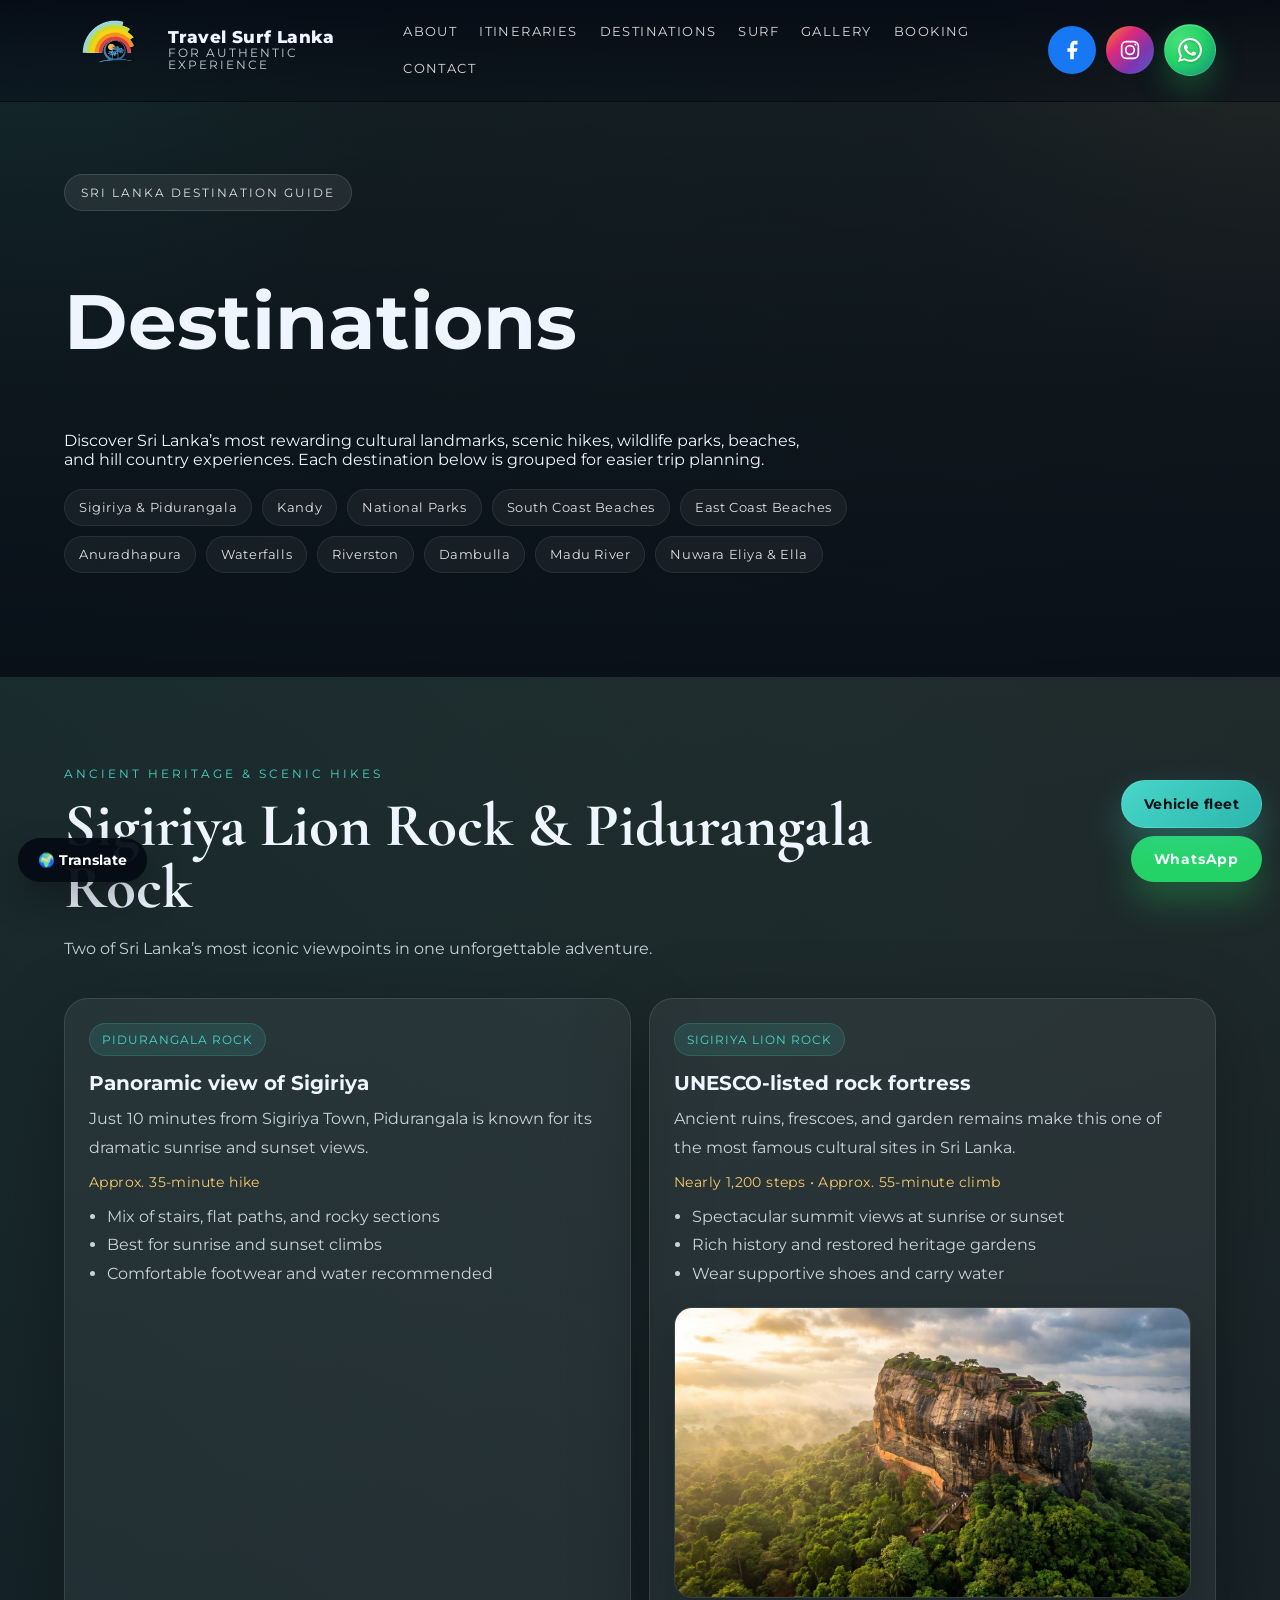
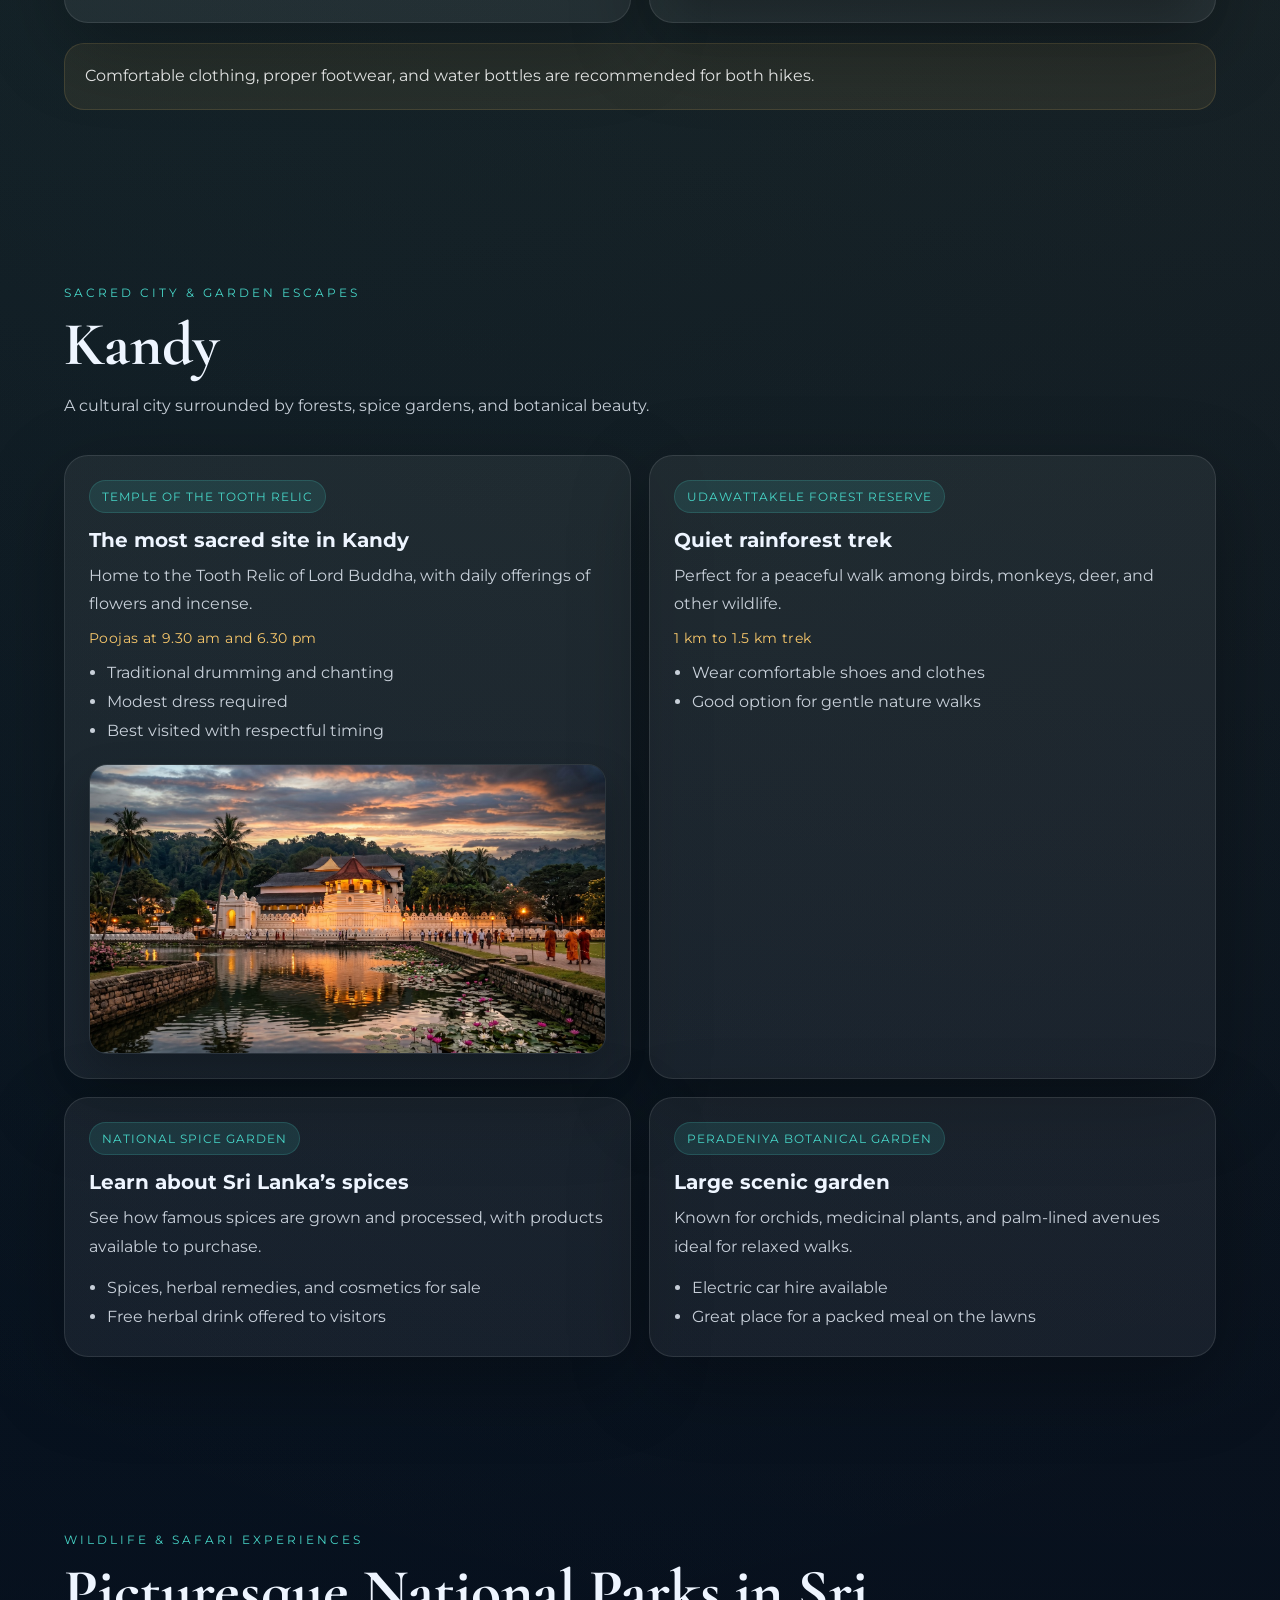
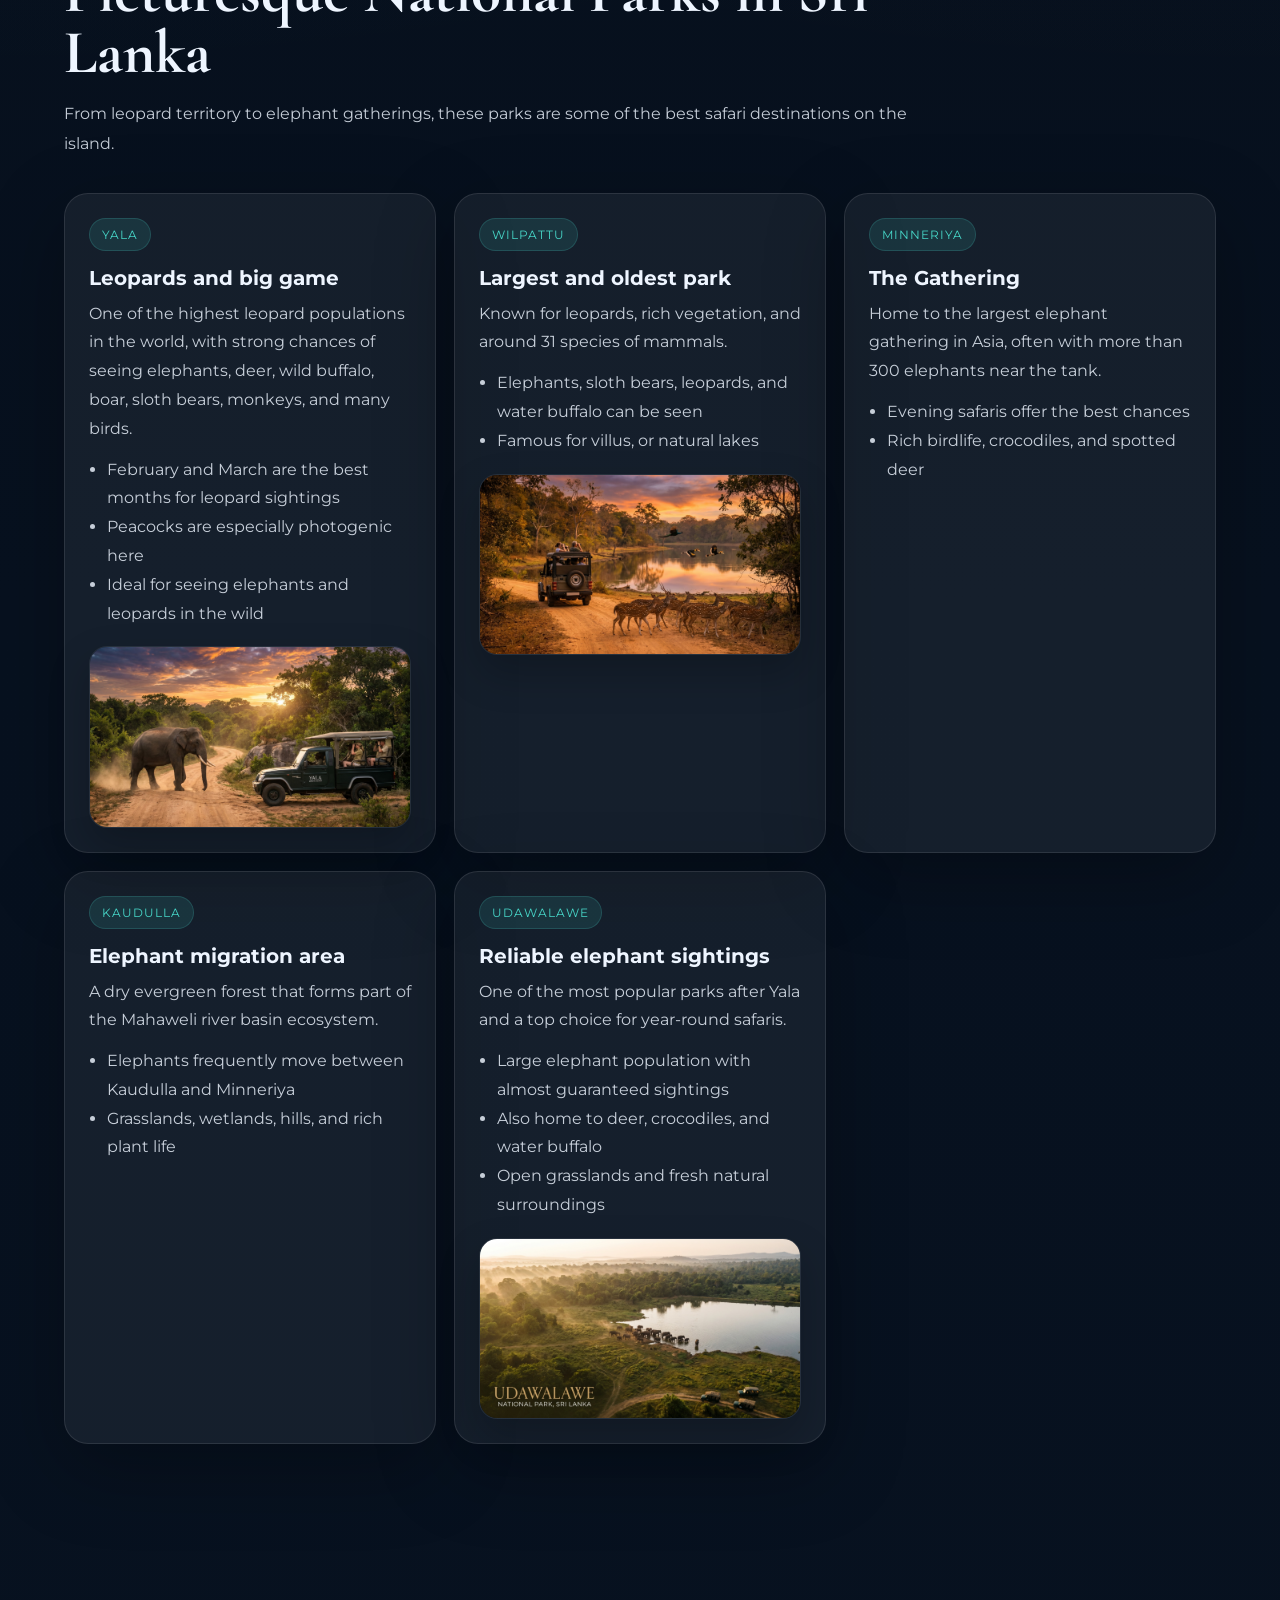
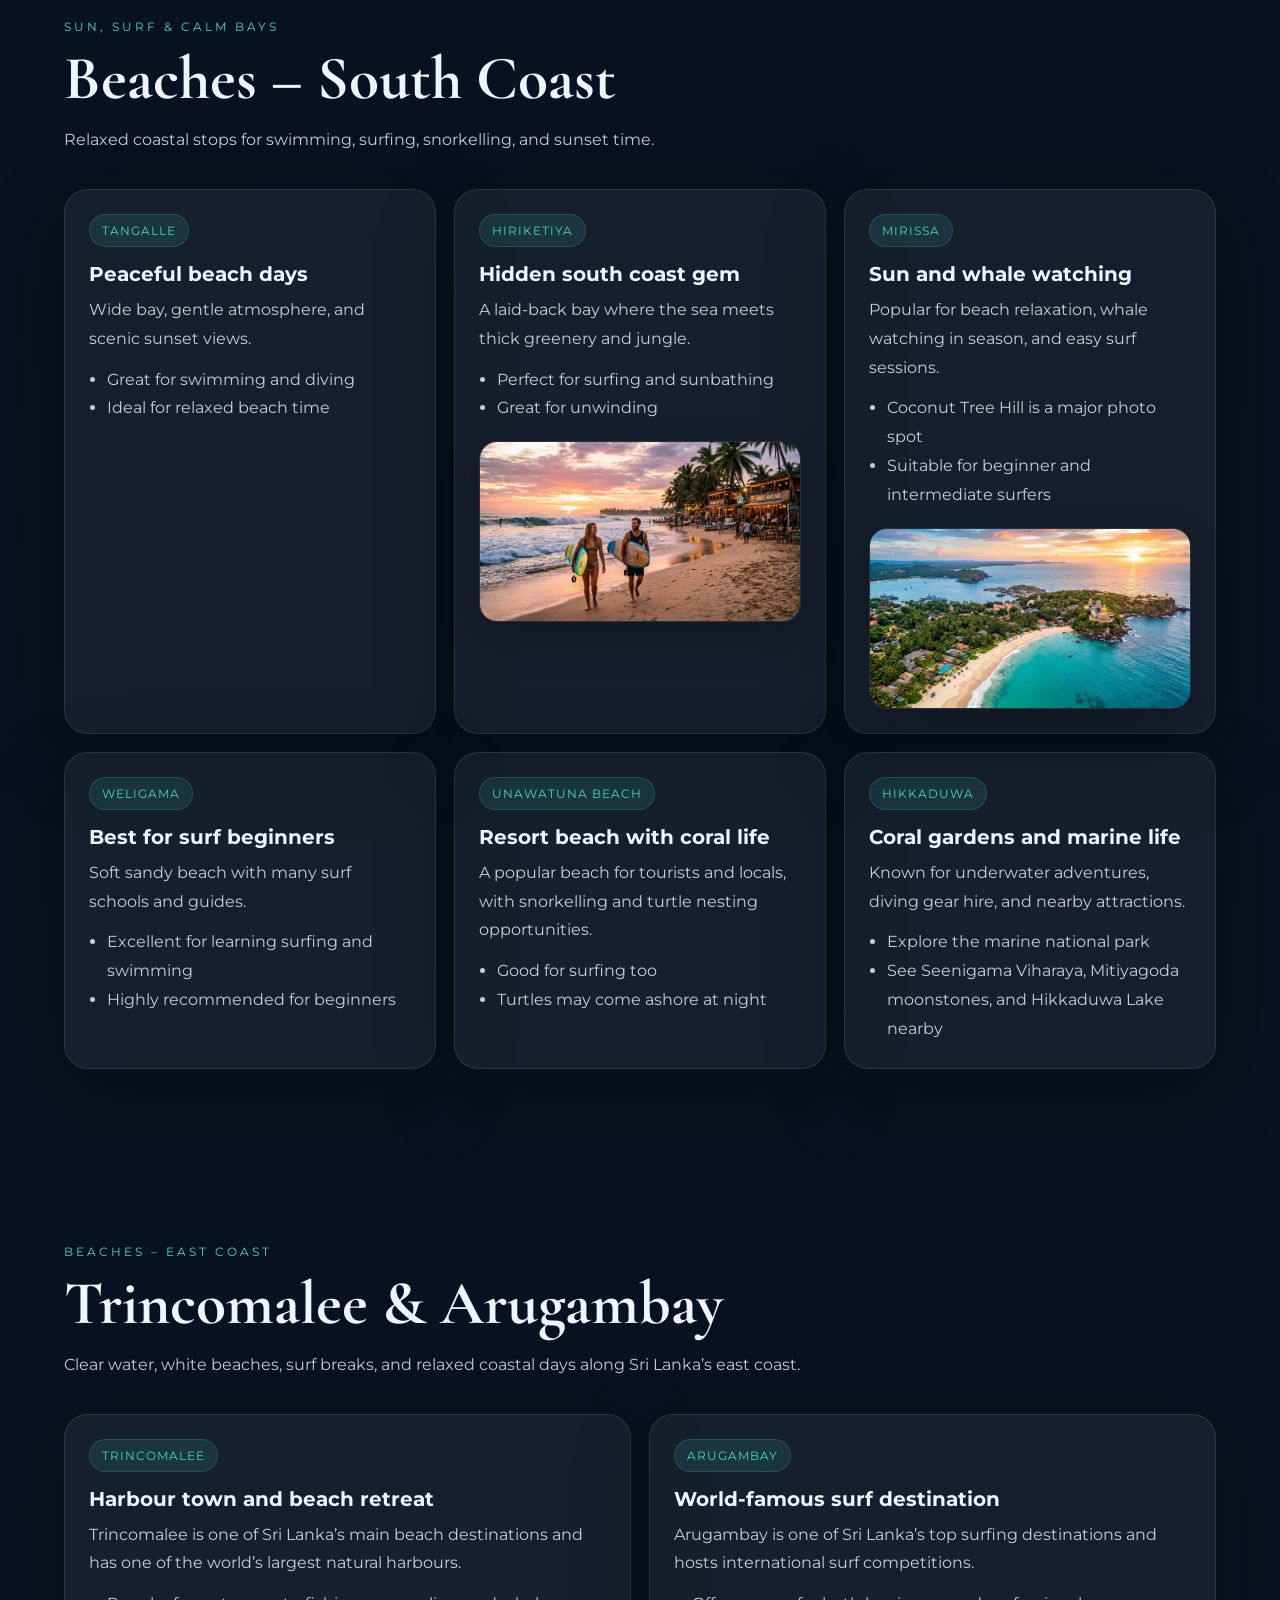
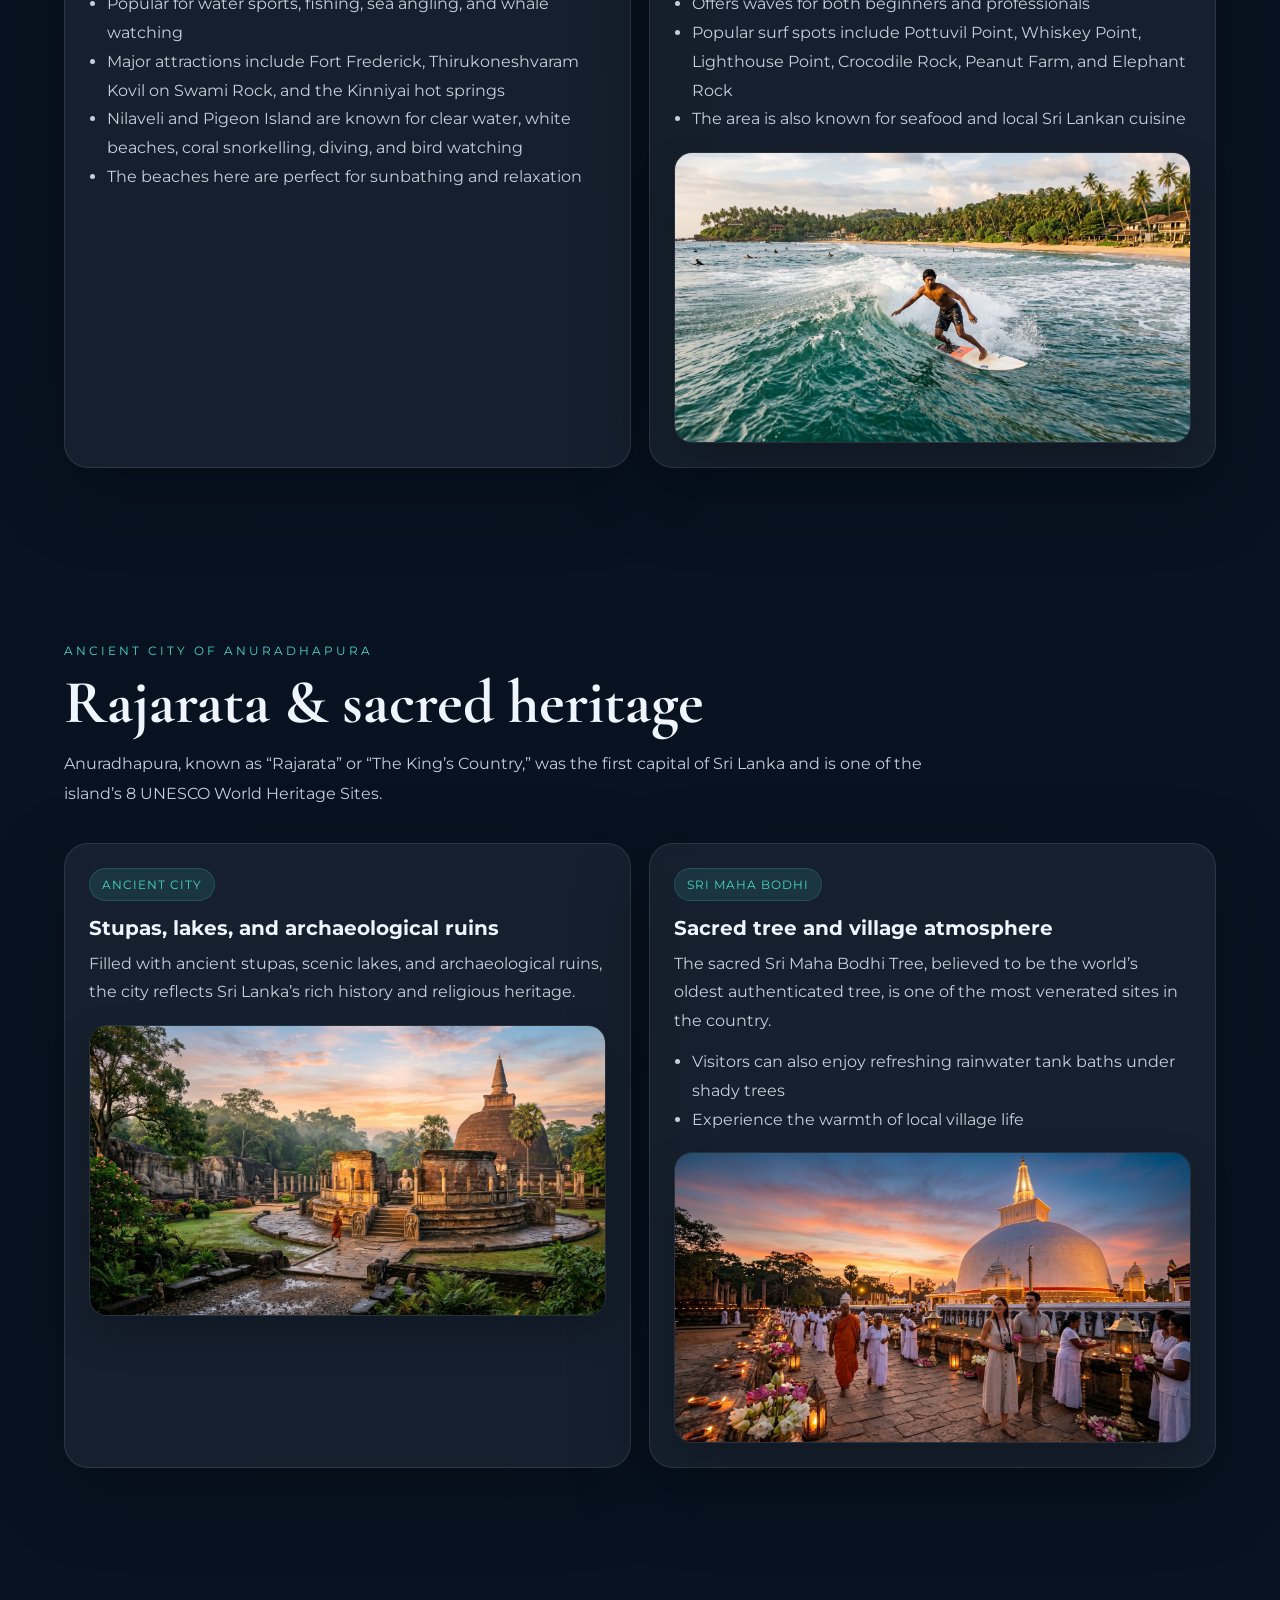
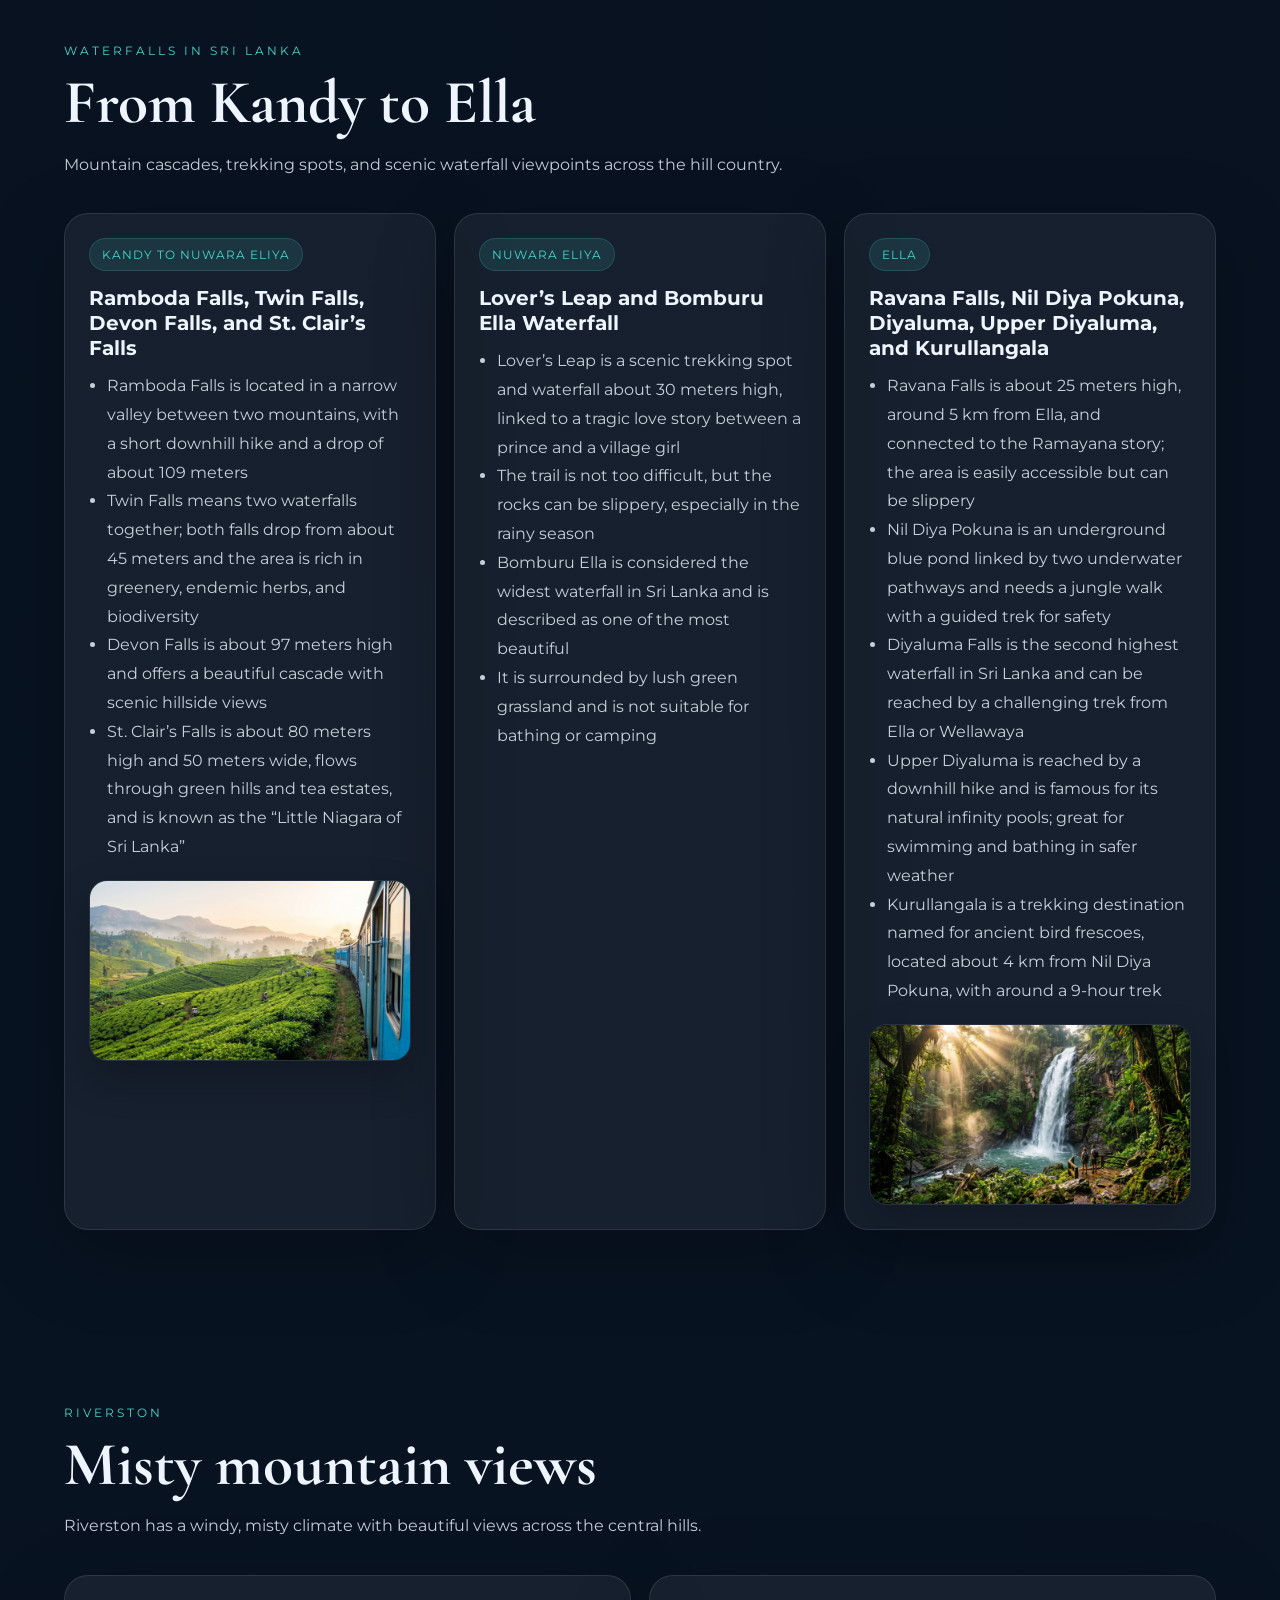
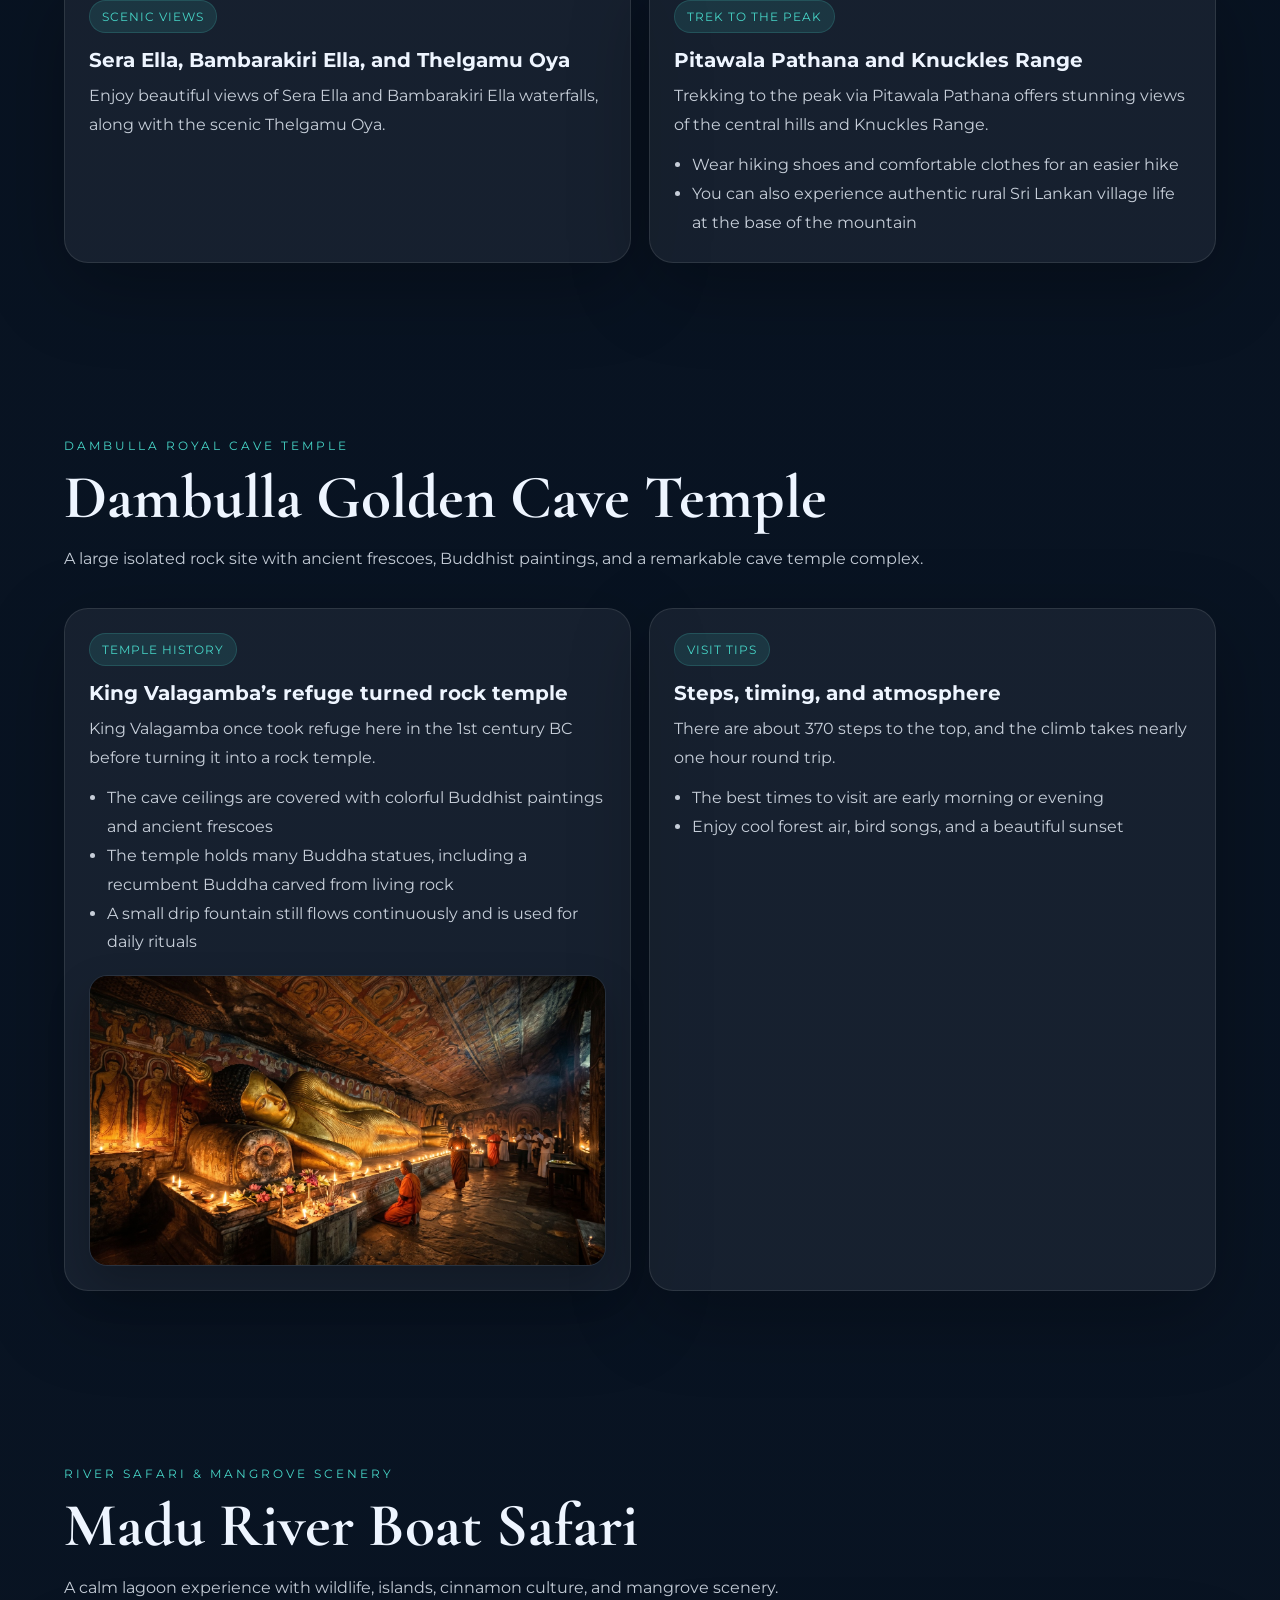
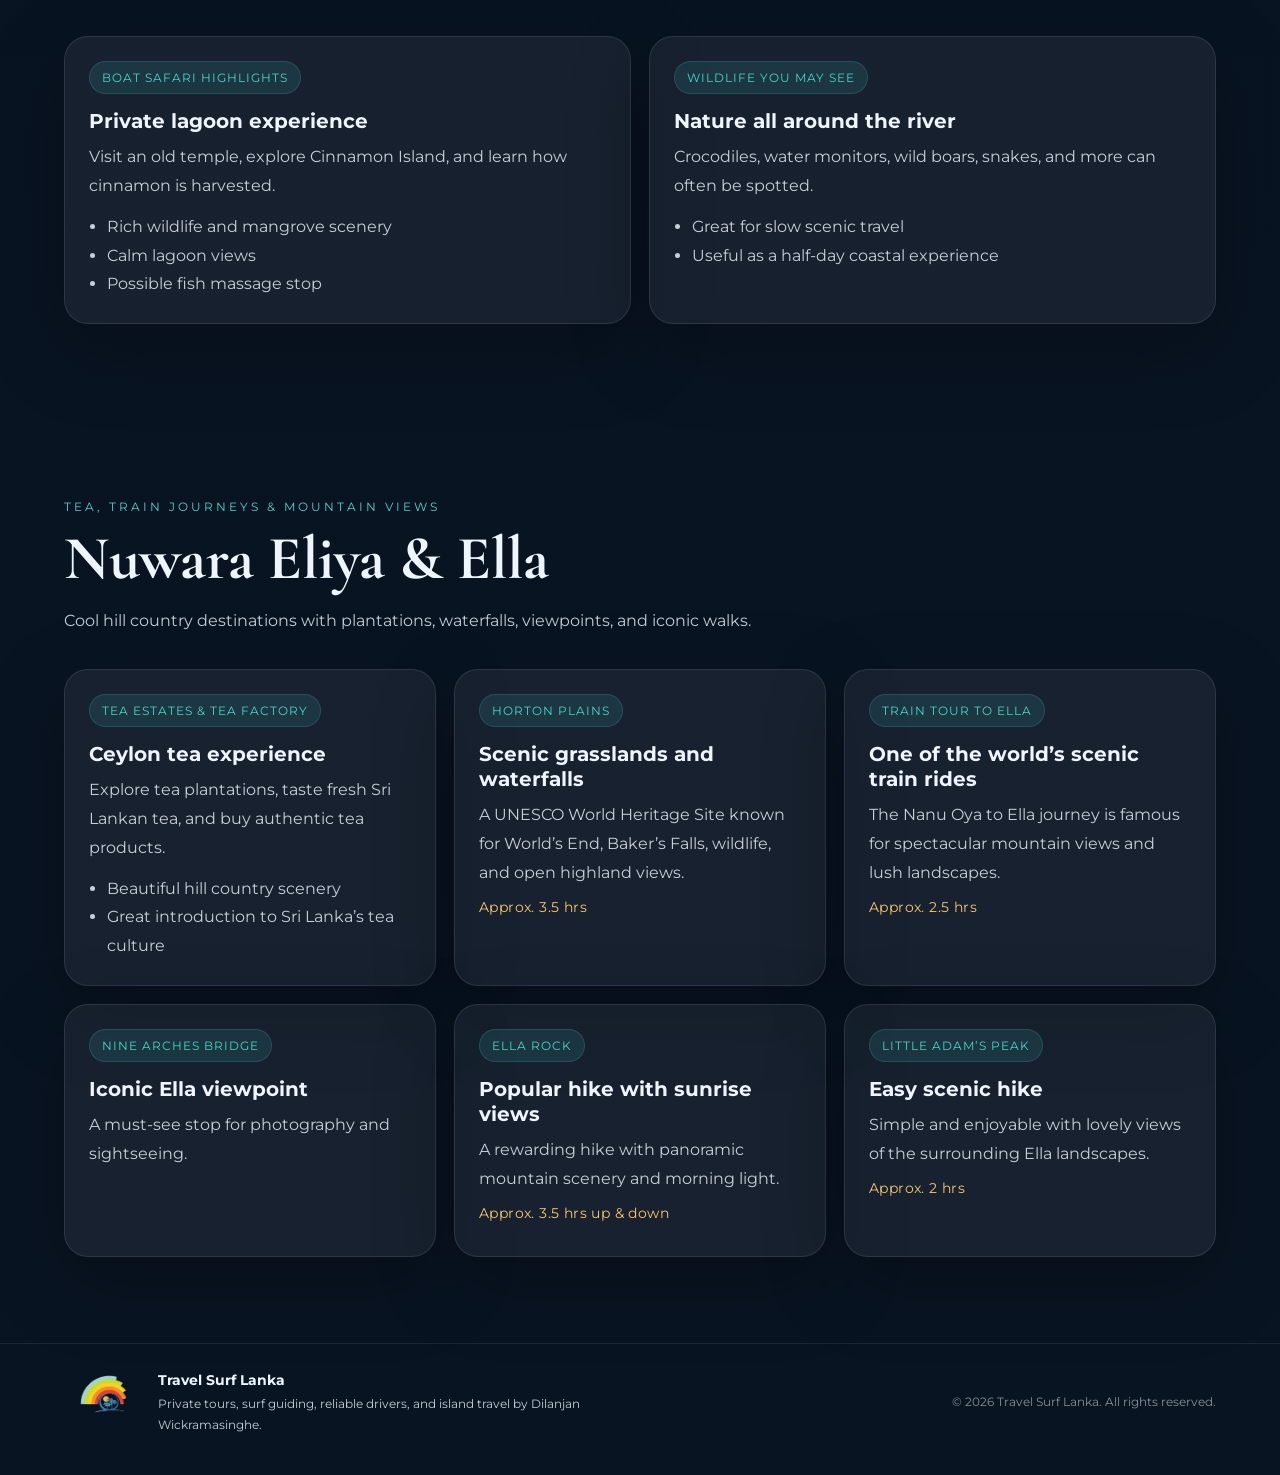
<file: destinations.html>
<!DOCTYPE html>
<html lang="en">
<head>
  <meta charset="UTF-8" />
  <meta name="viewport" content="width=device-width, initial-scale=1.0" />
  <title>Destinations | Travel Surf Lanka</title>
  <meta name="description" content="Explore Sri Lanka destinations with Travel Surf Lanka: Sigiriya, Pidurangala, Kandy, national parks, south coast beaches, Madu River, Nuwara Eliya, and Ella." />
  <meta property="og:type" content="website" />
  <meta property="og:title" content="Destinations | Travel Surf Lanka" />
  <meta property="og:description" content="Sri Lanka destination guide with iconic landmarks, wildlife parks, beaches, boat safaris, tea country, and hill country experiences." />
  <meta property="og:image" content="hero-sri-lanka-sunset.jpg" />
  <link rel="icon" type="image/png" href="travel-surf-lanka-logo-transparent.png" />
  <link rel="apple-touch-icon" href="travel-surf-lanka-logo-transparent.png" />
  <link rel="preload" as="image" href="hero-sri-lanka-sunset.jpg" />
  <link rel="preconnect" href="https://fonts.googleapis.com">
  <link rel="preconnect" href="https://fonts.gstatic.com" crossorigin>
  <link href="https://fonts.googleapis.com/css2?family=Montserrat:wght@400;500;600;700;800&family=Cormorant+Garamond:wght@400;500;600;700&display=swap" rel="stylesheet">
  <link rel="stylesheet" href="style.css" />
</head>
<body>
  <header class="site-header" id="siteHeader">
    <a class="brand" href="index.html" aria-label="Travel Surf Lanka home">
      <img class="brand-logo" src="travel-surf-lanka-logo-transparent.png" alt="Travel Surf Lanka Logo" width="90" height="90" />
      <div class="brand-copy">
        <span class="brand-name">Travel Surf Lanka</span>
        <span class="brand-tag">For Authentic Experience</span>
      </div>
    </a>

    <nav class="nav" id="nav" aria-label="Primary navigation">
      <a href="index.html#about">About</a>
      <a href="index.html#itineraries">Itineraries</a>
      <a href="destinations.html">Destinations</a>
      <a href="index.html#surf">Surf</a>
      <a href="index.html#gallery">Gallery</a>
      <a href="index.html#booking">Booking</a>
      <a href="index.html#contact">Contact</a>
    </nav>

    <div class="header-actions">
      <a class="icon-link fb-icon" href="https://www.facebook.com/dilanjan.wickramasinghe" target="_blank" rel="noopener" aria-label="Facebook profile">
        <svg viewBox="0 0 24 24" aria-hidden="true"><path d="M18 2h-3a5 5 0 0 0-5 5v3H7v4h3v8h4v-8h3l1-4h-4V7a1 1 0 0 1 1-1h3z"/></svg>
      </a>
      <a class="icon-link" href="https://www.instagram.com/_d_i_l_a?igsh=MWRibW0xamF4Zm9qYQ%3D%3D&utm_source=qr" target="_blank" rel="noopener" aria-label="Instagram profile">
        <svg viewBox="0 0 24 24" aria-hidden="true"><path d="M7.8 2h8.4A5.8 5.8 0 0 1 22 7.8v8.4A5.8 5.8 0 0 1 16.2 22H7.8A5.8 5.8 0 0 1 2 16.2V7.8A5.8 5.8 0 0 1 7.8 2Zm0 1.8A4 4 0 0 0 3.8 7.8v8.4a4 4 0 0 0 4 4h8.4a4 4 0 0 0 4-4V7.8a4 4 0 0 0-4-4H7.8Zm10.1 1.1a1.2 1.2 0 1 1 0 2.4 1.2 1.2 0 0 1 0-2.4ZM12 6.4A5.6 5.6 0 1 1 6.4 12 5.6 5.6 0 0 1 12 6.4Zm0 1.8A3.8 3.8 0 1 0 15.8 12 3.8 3.8 0 0 0 12 8.2Z"/></svg>
      </a>
      <a class="icon-link whatsapp-icon" href="https://wa.me/94777491188" target="_blank" rel="noopener" aria-label="WhatsApp">
        <svg viewBox="0 0 24 24" fill="currentColor" aria-hidden="true"><path d="M20.52 3.48A11.86 11.86 0 0 0 12.08 0C5.5 0 .14 5.34.14 11.92c0 2.1.55 4.15 1.6 5.96L0 24l6.3-1.65a11.86 11.86 0 0 0 5.78 1.48h.01c6.58 0 11.92-5.34 11.92-11.92 0-3.18-1.24-6.16-3.49-8.43ZM12.09 21.8h-.01a9.8 9.8 0 0 1-5-1.37l-.36-.21-3.74.98 1-3.64-.24-.37a9.8 9.8 0 0 1-1.5-5.25c0-5.42 4.41-9.83 9.84-9.83 2.62 0 5.08 1.02 6.93 2.88a9.74 9.74 0 0 1 2.88 6.94c0 5.42-4.42 9.83-9.84 9.83Zm5.39-7.34c-.3-.15-1.77-.87-2.04-.97-.27-.1-.47-.15-.67.15-.2.3-.77.97-.95 1.17-.17.2-.35.22-.65.07-.3-.15-1.28-.47-2.43-1.49-.9-.8-1.5-1.78-1.67-2.08-.17-.3-.02-.46.13-.61.13-.13.3-.35.45-.52.15-.17.2-.3.3-.5.1-.2.05-.37-.02-.52-.07-.15-.67-1.62-.92-2.22-.24-.58-.49-.5-.67-.5h-.57c-.2 0-.52.08-.8.38-.27.3-1.05 1.02-1.05 2.48 0 1.46 1.07 2.88 1.22 3.08.15.2 2.1 3.2 5.08 4.49.71.31 1.27.49 1.7.63.72.23 1.37.2 1.89.12.58-.09 1.77-.72 2.02-1.42.25-.7.25-1.3.17-1.42-.07-.12-.27-.2-.57-.35Z"/></svg>
      </a>
      <button class="menu-btn" id="menuBtn" aria-label="Open menu" aria-expanded="false" aria-controls="mobileNav"><span></span><span></span><span></span></button>
    </div>
  </header>

  <nav class="mobile-nav" id="mobileNav" aria-label="Mobile navigation">
    <a href="index.html#about">About</a>
    <a href="index.html#itineraries">Itineraries</a>
    <a href="destinations.html">Destinations</a>
    <a href="index.html#surf">Surf</a>
    <a href="index.html#gallery">Gallery</a>
    <a href="index.html#booking">Booking</a>
    <a href="index.html#contact">Contact</a>
    <a class="mini-btn" href="https://www.instagram.com/_d_i_l_a?igsh=MWRibW0xamF4Zm9qYQ%3D%3D&utm_source=qr" target="_blank" rel="noopener">Instagram</a>
    <a class="mini-btn" href="https://wa.me/94777491188" target="_blank" rel="noopener">Chat on WhatsApp</a>
  </nav>

  <main>
    <section class="page-hero">
      <div class="hero-content reveal">
        <div class="eyebrow">Sri Lanka destination guide</div>
        <h1>Destinations</h1>
        <p>Discover Sri Lanka’s most rewarding cultural landmarks, scenic hikes, wildlife parks, beaches, and hill country experiences. Each destination below is grouped for easier trip planning.</p>
        <div class="destination-nav">
          <a href="#sigiriya">Sigiriya & Pidurangala</a>
          <a href="#kandy">Kandy</a>
          <a href="#parks">National Parks</a>
          <a href="#beaches">South Coast Beaches</a>
          <a href="#east-coast-beaches">East Coast Beaches</a>
          <a href="#anuradhapura">Anuradhapura</a>
          <a href="#waterfalls">Waterfalls</a>
          <a href="#riverston">Riverston</a>
          <a href="#dambulla">Dambulla</a>
          <a href="#madu">Madu River</a>
          <a href="#hill-country">Nuwara Eliya & Ella</a>
        </div>
      </div>
    </section>

    <section class="destination-section" id="sigiriya">
      <div class="section-heading reveal">
        <span class="section-kicker">Ancient heritage & scenic hikes</span>
        <h2>Sigiriya Lion Rock &amp; Pidurangala Rock</h2>
        <p>Two of Sri Lanka’s most iconic viewpoints in one unforgettable adventure.</p>
      </div>
      <div class="destination-grid two">
        <article class="destination-card reveal">
          <span class="destination-pill">Pidurangala Rock</span>
          <h3>Panoramic view of Sigiriya</h3>
          <p>Just 10 minutes from Sigiriya Town, Pidurangala is known for its dramatic sunrise and sunset views.</p>
          <div class="destination-meta">Approx. 35-minute hike</div>
          <ul>
            <li>Mix of stairs, flat paths, and rocky sections</li>
            <li>Best for sunrise and sunset climbs</li>
            <li>Comfortable footwear and water recommended</li>
          </ul>
        </article>
        <article class="destination-card reveal">
          <span class="destination-pill">Sigiriya Lion Rock</span>
          <h3>UNESCO-listed rock fortress</h3>
          <p>Ancient ruins, frescoes, and garden remains make this one of the most famous cultural sites in Sri Lanka.</p>
          <div class="destination-meta">Nearly 1,200 steps • Approx. 55-minute climb</div>
          <ul>
            <li>Spectacular summit views at sunrise or sunset</li>
            <li>Rich history and restored heritage gardens</li>
            <li>Wear supportive shoes and carry water</li>
          </ul>
                <img class="destination-card-image" src="Ultra_realistic_cinematic_photograph_of_202605280915.jpeg" alt="Sigiriya Lion Rock" loading="lazy" />
      </article>
      </div>
      <div class="destination-note reveal">Comfortable clothing, proper footwear, and water bottles are recommended for both hikes.</div>
    </section>

    <section class="destination-section" id="kandy">
      <div class="section-heading reveal">
        <span class="section-kicker">Sacred city & garden escapes</span>
        <h2>Kandy</h2>
        <p>A cultural city surrounded by forests, spice gardens, and botanical beauty.</p>
      </div>
      <div class="destination-grid two">
        <article class="destination-card reveal">
          <span class="destination-pill">Temple of the Tooth Relic</span>
          <h3>The most sacred site in Kandy</h3>
          <p>Home to the Tooth Relic of Lord Buddha, with daily offerings of flowers and incense.</p>
          <div class="destination-meta">Poojas at 9.30 am and 6.30 pm</div>
          <ul>
            <li>Traditional drumming and chanting</li>
            <li>Modest dress required</li>
            <li>Best visited with respectful timing</li>
          </ul>
                <img class="destination-card-image" src="Breathtaking_cinematic_photograph_of_the_202605281004.jpeg" alt="Temple of the Tooth Relic" loading="lazy" />
      </article>
        <article class="destination-card reveal">
          <span class="destination-pill">Udawattakele Forest Reserve</span>
          <h3>Quiet rainforest trek</h3>
          <p>Perfect for a peaceful walk among birds, monkeys, deer, and other wildlife.</p>
          <div class="destination-meta">1 km to 1.5 km trek</div>
          <ul>
            <li>Wear comfortable shoes and clothes</li>
            <li>Good option for gentle nature walks</li>
          </ul>
        </article>
        <article class="destination-card reveal">
          <span class="destination-pill">National Spice Garden</span>
          <h3>Learn about Sri Lanka’s spices</h3>
          <p>See how famous spices are grown and processed, with products available to purchase.</p>
          <ul>
            <li>Spices, herbal remedies, and cosmetics for sale</li>
            <li>Free herbal drink offered to visitors</li>
          </ul>
        </article>
        <article class="destination-card reveal">
          <span class="destination-pill">Peradeniya Botanical Garden</span>
          <h3>Large scenic garden</h3>
          <p>Known for orchids, medicinal plants, and palm-lined avenues ideal for relaxed walks.</p>
          <ul>
            <li>Electric car hire available</li>
            <li>Great place for a packed meal on the lawns</li>
          </ul>
        </article>
      </div>
    </section>

    <section class="destination-section" id="parks">
      <div class="section-heading reveal">
        <span class="section-kicker">Wildlife & safari experiences</span>
        <h2>Picturesque National Parks in Sri Lanka</h2>
        <p>From leopard territory to elephant gatherings, these parks are some of the best safari destinations on the island.</p>
      </div>
      <div class="destination-grid three">
        <article class="destination-card reveal"><span class="destination-pill">Yala</span><h3>Leopards and big game</h3><p>One of the highest leopard populations in the world, with strong chances of seeing elephants, deer, wild buffalo, boar, sloth bears, monkeys, and many birds.</p><ul><li>February and March are the best months for leopard sightings</li><li>Peacocks are especially photogenic here</li><li>Ideal for seeing elephants and leopards in the wild</li></ul>        <img class="destination-card-image" src="Ultra_realistic_cinematic_photograph_of_202605280909.jpeg" alt="Yala National Park safari" loading="lazy" />
      </article>
        <article class="destination-card reveal"><span class="destination-pill">Wilpattu</span><h3>Largest and oldest park</h3><p>Known for leopards, rich vegetation, and around 31 species of mammals.</p><ul><li>Elephants, sloth bears, leopards, and water buffalo can be seen</li><li>Famous for villus, or natural lakes</li></ul>        <img class="destination-card-image" src="Scenic_safari_experience_inside_Wilpattu_202605280913.jpeg" alt="Wilpattu National Park safari" loading="lazy" />
      </article>
        <article class="destination-card reveal"><span class="destination-pill">Minneriya</span><h3>The Gathering</h3><p>Home to the largest elephant gathering in Asia, often with more than 300 elephants near the tank.</p><ul><li>Evening safaris offer the best chances</li><li>Rich birdlife, crocodiles, and spotted deer</li></ul></article>
        <article class="destination-card reveal"><span class="destination-pill">Kaudulla</span><h3>Elephant migration area</h3><p>A dry evergreen forest that forms part of the Mahaweli river basin ecosystem.</p><ul><li>Elephants frequently move between Kaudulla and Minneriya</li><li>Grasslands, wetlands, hills, and rich plant life</li></ul></article>
        <article class="destination-card reveal"><span class="destination-pill">Udawalawe</span><h3>Reliable elephant sightings</h3><p>One of the most popular parks after Yala and a top choice for year-round safaris.</p><ul><li>Large elephant population with almost guaranteed sightings</li><li>Also home to deer, crocodiles, and water buffalo</li><li>Open grasslands and fresh natural surroundings</li></ul>        <img class="destination-card-image" src="Breathtaking_aerial_view_of_Udawalawe_202605280911.jpeg" alt="Udawalawe National Park aerial view" loading="lazy" />
      </article>
      </div>
    </section>

    <section class="destination-section" id="beaches">
      <div class="section-heading reveal">
        <span class="section-kicker">Sun, surf & calm bays</span>
        <h2>Beaches – South Coast</h2>
        <p>Relaxed coastal stops for swimming, surfing, snorkelling, and sunset time.</p>
      </div>
      <div class="destination-grid three">
        <article class="destination-card reveal"><span class="destination-pill">Tangalle</span><h3>Peaceful beach days</h3><p>Wide bay, gentle atmosphere, and scenic sunset views.</p><ul><li>Great for swimming and diving</li><li>Ideal for relaxed beach time</li></ul></article>
        <article class="destination-card reveal"><span class="destination-pill">Hiriketiya</span><h3>Hidden south coast gem</h3><p>A laid-back bay where the sea meets thick greenery and jungle.</p><ul><li>Perfect for surfing and sunbathing</li><li>Great for unwinding</li></ul>        <img class="destination-card-image" src="Cinematic_surfing_lifestyle_scene_in_202605281000.jpeg" alt="Sri Lankan surf beach" loading="lazy" />
      </article>
        <article class="destination-card reveal"><span class="destination-pill">Mirissa</span><h3>Sun and whale watching</h3><p>Popular for beach relaxation, whale watching in season, and easy surf sessions.</p><ul><li>Coconut Tree Hill is a major photo spot</li><li>Suitable for beginner and intermediate surfers</li></ul>        <img class="destination-card-image" src="Ultra_realistic_cinematic_aerial_view_202605281015.jpeg" alt="Sri Lanka coastal aerial view" loading="lazy" />
      </article>
        <article class="destination-card reveal"><span class="destination-pill">Weligama</span><h3>Best for surf beginners</h3><p>Soft sandy beach with many surf schools and guides.</p><ul><li>Excellent for learning surfing and swimming</li><li>Highly recommended for beginners</li></ul></article>
        <article class="destination-card reveal"><span class="destination-pill">Unawatuna Beach</span><h3>Resort beach with coral life</h3><p>A popular beach for tourists and locals, with snorkelling and turtle nesting opportunities.</p><ul><li>Good for surfing too</li><li>Turtles may come ashore at night</li></ul></article>
        <article class="destination-card reveal"><span class="destination-pill">Hikkaduwa</span><h3>Coral gardens and marine life</h3><p>Known for underwater adventures, diving gear hire, and nearby attractions.</p><ul><li>Explore the marine national park</li><li>See Seenigama Viharaya, Mitiyagoda moonstones, and Hikkaduwa Lake nearby</li></ul></article>
      </div>
    </section>


    <section class="destination-section" id="east-coast-beaches">
      <div class="section-heading reveal">
        <span class="section-kicker">Beaches – East Coast</span>
        <h2>Trincomalee &amp; Arugambay</h2>
        <p>Clear water, white beaches, surf breaks, and relaxed coastal days along Sri Lanka’s east coast.</p>
      </div>
      <div class="destination-grid two">
        <article class="destination-card reveal">
          <span class="destination-pill">Trincomalee</span>
          <h3>Harbour town and beach retreat</h3>
          <p>Trincomalee is one of Sri Lanka’s main beach destinations and has one of the world’s largest natural harbours.</p>
          <ul>
            <li>Popular for water sports, fishing, sea angling, and whale watching</li>
            <li>Major attractions include Fort Frederick, Thirukoneshvaram Kovil on Swami Rock, and the Kinniyai hot springs</li>
            <li>Nilaveli and Pigeon Island are known for clear water, white beaches, coral snorkelling, diving, and bird watching</li>
            <li>The beaches here are perfect for sunbathing and relaxation</li>
          </ul>
        </article>
        <article class="destination-card reveal">
          <span class="destination-pill">Arugambay</span>
          <h3>World-famous surf destination</h3>
          <p>Arugambay is one of Sri Lanka’s top surfing destinations and hosts international surf competitions.</p>
          <ul>
            <li>Offers waves for both beginners and professionals</li>
            <li>Popular surf spots include Pottuvil Point, Whiskey Point, Lighthouse Point, Crocodile Rock, Peanut Farm, and Elephant Rock</li>
            <li>The area is also known for seafood and local Sri Lankan cuisine</li>
          </ul>
                <img class="destination-card-image" src="i_needs_some_real_iamages_202605261951.jpeg" alt="Arugambay surf scene" loading="lazy" />
      </article>
      </div>
    </section>

    <section class="destination-section" id="anuradhapura">
      <div class="section-heading reveal">
        <span class="section-kicker">Ancient City of Anuradhapura</span>
        <h2>Rajarata &amp; sacred heritage</h2>
        <p>Anuradhapura, known as “Rajarata” or “The King’s Country,” was the first capital of Sri Lanka and is one of the island’s 8 UNESCO World Heritage Sites.</p>
      </div>
      <div class="destination-grid two">
        <article class="destination-card reveal">
          <span class="destination-pill">Ancient city</span>
          <h3>Stupas, lakes, and archaeological ruins</h3>
          <p>Filled with ancient stupas, scenic lakes, and archaeological ruins, the city reflects Sri Lanka’s rich history and religious heritage.</p>
                <img class="destination-card-image" src="Ultra_realistic_cinematic_photograph_of_202605281008.jpeg" alt="Ancient City of Anuradhapura" loading="lazy" />
      </article>
        <article class="destination-card reveal">
          <span class="destination-pill">Sri Maha Bodhi</span>
          <h3>Sacred tree and village atmosphere</h3>
          <p>The sacred Sri Maha Bodhi Tree, believed to be the world’s oldest authenticated tree, is one of the most venerated sites in the country.</p>
          <ul>
            <li>Visitors can also enjoy refreshing rainwater tank baths under shady trees</li>
            <li>Experience the warmth of local village life</li>
          </ul>
                <img class="destination-card-image" src="Luxury_cultural_tourism_scene_in_202605281012.jpeg" alt="Sri Maha Bodhi and sacred temple scene" loading="lazy" />
      </article>
      </div>
    </section>

    <section class="destination-section" id="waterfalls">
      <div class="section-heading reveal">
        <span class="section-kicker">Waterfalls in Sri Lanka</span>
        <h2>From Kandy to Ella</h2>
        <p>Mountain cascades, trekking spots, and scenic waterfall viewpoints across the hill country.</p>
      </div>
      <div class="destination-grid three">
        <article class="destination-card reveal">
          <span class="destination-pill">Kandy to Nuwara Eliya</span>
          <h3>Ramboda Falls, Twin Falls, Devon Falls, and St. Clair’s Falls</h3>
          <ul>
            <li>Ramboda Falls is located in a narrow valley between two mountains, with a short downhill hike and a drop of about 109 meters</li>
            <li>Twin Falls means two waterfalls together; both falls drop from about 45 meters and the area is rich in greenery, endemic herbs, and biodiversity</li>
            <li>Devon Falls is about 97 meters high and offers a beautiful cascade with scenic hillside views</li>
            <li>St. Clair’s Falls is about 80 meters high and 50 meters wide, flows through green hills and tea estates, and is known as the “Little Niagara of Sri Lanka”</li>
          </ul>
                <img class="destination-card-image" src="create_a_few_images_relating_202605261908.jpeg" alt="Tea country train journey" loading="lazy" />
      </article>
        <article class="destination-card reveal">
          <span class="destination-pill">Nuwara Eliya</span>
          <h3>Lover’s Leap and Bomburu Ella Waterfall</h3>
          <ul>
            <li>Lover’s Leap is a scenic trekking spot and waterfall about 30 meters high, linked to a tragic love story between a prince and a village girl</li>
            <li>The trail is not too difficult, but the rocks can be slippery, especially in the rainy season</li>
            <li>Bomburu Ella is considered the widest waterfall in Sri Lanka and is described as one of the most beautiful</li>
            <li>It is surrounded by lush green grassland and is not suitable for bathing or camping</li>
          </ul>
        </article>
        <article class="destination-card reveal">
          <span class="destination-pill">Ella</span>
          <h3>Ravana Falls, Nil Diya Pokuna, Diyaluma, Upper Diyaluma, and Kurullangala</h3>
          <ul>
            <li>Ravana Falls is about 25 meters high, around 5 km from Ella, and connected to the Ramayana story; the area is easily accessible but can be slippery</li>
            <li>Nil Diya Pokuna is an underground blue pond linked by two underwater pathways and needs a jungle walk with a guided trek for safety</li>
            <li>Diyaluma Falls is the second highest waterfall in Sri Lanka and can be reached by a challenging trek from Ella or Wellawaya</li>
            <li>Upper Diyaluma is reached by a downhill hike and is famous for its natural infinity pools; great for swimming and bathing in safer weather</li>
            <li>Kurullangala is a trekking destination named for ancient bird frescoes, located about 4 km from Nil Diya Pokuna, with around a 9-hour trek</li>
          </ul>
                <img class="destination-card-image" src="Ultra_realistic_cinematic_photograph_of_202605281023.jpeg" alt="Sri Lanka waterfall" loading="lazy" />
      </article>
      </div>
    </section>

    <section class="destination-section" id="riverston">
      <div class="section-heading reveal">
        <span class="section-kicker">Riverston</span>
        <h2>Misty mountain views</h2>
        <p>Riverston has a windy, misty climate with beautiful views across the central hills.</p>
      </div>
      <div class="destination-grid two">
        <article class="destination-card reveal">
          <span class="destination-pill">Scenic views</span>
          <h3>Sera Ella, Bambarakiri Ella, and Thelgamu Oya</h3>
          <p>Enjoy beautiful views of Sera Ella and Bambarakiri Ella waterfalls, along with the scenic Thelgamu Oya.</p>
        </article>
        <article class="destination-card reveal">
          <span class="destination-pill">Trek to the peak</span>
          <h3>Pitawala Pathana and Knuckles Range</h3>
          <p>Trekking to the peak via Pitawala Pathana offers stunning views of the central hills and Knuckles Range.</p>
          <ul>
            <li>Wear hiking shoes and comfortable clothes for an easier hike</li>
            <li>You can also experience authentic rural Sri Lankan village life at the base of the mountain</li>
          </ul>
        </article>
      </div>
    </section>

    <section class="destination-section" id="dambulla">
      <div class="section-heading reveal">
        <span class="section-kicker">Dambulla royal cave temple</span>
        <h2>Dambulla Golden Cave Temple</h2>
        <p>A large isolated rock site with ancient frescoes, Buddhist paintings, and a remarkable cave temple complex.</p>
      </div>
      <div class="destination-grid two">
        <article class="destination-card reveal">
          <span class="destination-pill">Temple history</span>
          <h3>King Valagamba’s refuge turned rock temple</h3>
          <p>King Valagamba once took refuge here in the 1st century BC before turning it into a rock temple.</p>
          <ul>
            <li>The cave ceilings are covered with colorful Buddhist paintings and ancient frescoes</li>
            <li>The temple holds many Buddha statues, including a recumbent Buddha carved from living rock</li>
            <li>A small drip fountain still flows continuously and is used for daily rituals</li>
          </ul>
                <img class="destination-card-image" src="Ultra_realistic_cinematic_interior_view_202605281029.jpeg" alt="Dambulla cave temple interior" loading="lazy" />
      </article>
        <article class="destination-card reveal">
          <span class="destination-pill">Visit tips</span>
          <h3>Steps, timing, and atmosphere</h3>
          <p>There are about 370 steps to the top, and the climb takes nearly one hour round trip.</p>
          <ul>
            <li>The best times to visit are early morning or evening</li>
            <li>Enjoy cool forest air, bird songs, and a beautiful sunset</li>
          </ul>
        </article>
      </div>
    </section>

    <section class="destination-section" id="madu">
      <div class="section-heading reveal">
        <span class="section-kicker">River safari & mangrove scenery</span>
        <h2>Madu River Boat Safari</h2>
        <p>A calm lagoon experience with wildlife, islands, cinnamon culture, and mangrove scenery.</p>
      </div>
      <div class="destination-grid two">
        <article class="destination-card reveal">
          <span class="destination-pill">Boat safari highlights</span>
          <h3>Private lagoon experience</h3>
          <p>Visit an old temple, explore Cinnamon Island, and learn how cinnamon is harvested.</p>
          <ul>
            <li>Rich wildlife and mangrove scenery</li>
            <li>Calm lagoon views</li>
            <li>Possible fish massage stop</li>
          </ul>
        </article>
        <article class="destination-card reveal">
          <span class="destination-pill">Wildlife you may see</span>
          <h3>Nature all around the river</h3>
          <p>Crocodiles, water monitors, wild boars, snakes, and more can often be spotted.</p>
          <ul>
            <li>Great for slow scenic travel</li>
            <li>Useful as a half-day coastal experience</li>
          </ul>
        </article>
      </div>
    </section>

    <section class="destination-section" id="hill-country">
      <div class="section-heading reveal">
        <span class="section-kicker">Tea, train journeys & mountain views</span>
        <h2>Nuwara Eliya &amp; Ella</h2>
        <p>Cool hill country destinations with plantations, waterfalls, viewpoints, and iconic walks.</p>
      </div>
      <div class="destination-grid three">
        <article class="destination-card reveal"><span class="destination-pill">Tea Estates &amp; Tea Factory</span><h3>Ceylon tea experience</h3><p>Explore tea plantations, taste fresh Sri Lankan tea, and buy authentic tea products.</p><ul><li>Beautiful hill country scenery</li><li>Great introduction to Sri Lanka’s tea culture</li></ul></article>
        <article class="destination-card reveal"><span class="destination-pill">Horton Plains</span><h3>Scenic grasslands and waterfalls</h3><p>A UNESCO World Heritage Site known for World’s End, Baker’s Falls, wildlife, and open highland views.</p><div class="destination-meta">Approx. 3.5 hrs</div></article>
        <article class="destination-card reveal"><span class="destination-pill">Train Tour to Ella</span><h3>One of the world’s scenic train rides</h3><p>The Nanu Oya to Ella journey is famous for spectacular mountain views and lush landscapes.</p><div class="destination-meta">Approx. 2.5 hrs</div></article>
        <article class="destination-card reveal"><span class="destination-pill">Nine Arches Bridge</span><h3>Iconic Ella viewpoint</h3><p>A must-see stop for photography and sightseeing.</p></article>
        <article class="destination-card reveal"><span class="destination-pill">Ella Rock</span><h3>Popular hike with sunrise views</h3><p>A rewarding hike with panoramic mountain scenery and morning light.</p><div class="destination-meta">Approx. 3.5 hrs up &amp; down</div></article>
        <article class="destination-card reveal"><span class="destination-pill">Little Adam’s Peak</span><h3>Easy scenic hike</h3><p>Simple and enjoyable with lovely views of the surrounding Ella landscapes.</p><div class="destination-meta">Approx. 2 hrs</div></article>
      </div>
    </section>
  </main>

  <footer class="site-footer">
    <div class="footer-brand">
      <img class="footer-logo" src="travel-surf-lanka-logo-transparent.png" alt="Travel Surf Lanka Logo" width="80" height="80" loading="lazy" />
      <div>
        <strong>Travel Surf Lanka</strong>
        <p>Private tours, surf guiding, reliable drivers, and island travel by Dilanjan Wickramasinghe.</p>
      </div>
    </div>
    <p class="copyright">© <span id="year"></span> Travel Surf Lanka. All rights reserved.</p>
  </footer>

  <a class="floating-wa" href="https://wa.me/94777491188" target="_blank" rel="noopener" aria-label="Chat on WhatsApp">WhatsApp</a>
  <a class="floating-fleet" href="index.html#fleet" aria-label="Vehicle fleet">Vehicle fleet</a>
  

  <div class="floating-translate">
    <button class="translate-float-btn" id="translateBtn" type="button" aria-expanded="false" aria-controls="translateMenu">🌍 Translate</button>
    <div class="translate-menu" id="translateMenu" aria-label="Language options">
      <button type="button" data-lang="de">🇩🇪 German</button>
      <button type="button" data-lang="nl">🇳🇱 Dutch</button>
      <button type="button" data-lang="fr">🇫🇷 French</button>
      <button type="button" data-lang="es">🇪🇸 Spanish</button>
      <button type="button" data-lang="it">🇮🇹 Italian</button>
      <button type="button" data-lang="he">🇮🇱 Hebrew</button>
    </div>
  </div>

  <div id="google_translate_element" class="translate-host" aria-hidden="true"></div>
  <script type="text/javascript" src="https://translate.google.com/translate_a/element.js?cb=googleTranslateElementInit"></script>
  <script src="script.js"></script>
</body>
</html>
</file>
<file: style.css>
:root{
  --bg:#07111f;
  --bg2:#0e1d33;
  --card:rgba(255,255,255,.06);
  --card-strong:rgba(255,255,255,.08);
  --line:rgba(255,255,255,.1);
  --text:#eef5ff;
  --muted:rgba(238,245,255,.82);
  --gold:#f7c76b;
  --coral:#ff7d57;
  --teal:#47d6c8;
  --shadow:0 24px 80px rgba(0,0,0,.28);
  --radius:24px;
}
*{box-sizing:border-box}
html{scroll-behavior:smooth;scroll-padding-top:100px}
body{
  margin:0;
  font-family:'Montserrat',system-ui,-apple-system,Segoe UI,Arial,sans-serif;
  background:
    radial-gradient(circle at top left, rgba(71,214,200,.12), transparent 26%),
    radial-gradient(circle at top right, rgba(247,199,107,.12), transparent 26%),
    linear-gradient(180deg, #050b15 0%, var(--bg) 30%, #091423 100%);
  color:var(--text);
  overflow-x:hidden;
}
a{color:inherit;text-decoration:none}
img{max-width:100%;display:block}
::selection{background:rgba(71,214,200,.25)}

/* ── HEADER ── */
.site-header{
  position:fixed; inset:0 0 auto 0;
  z-index:1000;
  display:flex; align-items:center; justify-content:space-between;
  gap:16px;
  padding:14px 5vw;
  background:linear-gradient(180deg, rgba(5,11,21,.92), rgba(5,11,21,.42));
  backdrop-filter:blur(14px);
  border-bottom:1px solid transparent;
  transition:.25s ease;
}
.site-header.scrolled{
  background:rgba(5,11,21,.95);
  border-bottom-color:rgba(255,255,255,.06);
  box-shadow:0 8px 30px rgba(0,0,0,.2);
}
.brand{display:flex; align-items:center; gap:14px; min-width:0}
.brand-mark,.footer-mark{display:none !important}
.brand-copy{display:flex; flex-direction:column; line-height:1.1; min-width:0}
.brand-name{font-size:1.05rem; font-weight:800; letter-spacing:.4px; white-space:nowrap}
.brand-tag{font-size:.72rem; color:var(--muted); text-transform:uppercase; letter-spacing:2px}
.brand-logo{width:90px; height:auto; object-fit:contain; mix-blend-mode:lighten; filter:drop-shadow(0 0 0 transparent)}
.footer-logo{width:80px; height:auto; object-fit:contain; mix-blend-mode:lighten}

.nav{display:flex; align-items:center; gap:22px; flex-wrap:wrap}
.nav a{
  font-size:.8rem;
  letter-spacing:1.4px;
  text-transform:uppercase;
  color:rgba(255,255,255,.84);
  transition:color .2s;
}
.nav a:hover{color:var(--gold)}

.header-actions{display:flex; align-items:center; gap:10px}
.icon-link,.mini-btn,.primary-btn,.secondary-btn,.floating-wa{
  display:inline-flex; align-items:center; justify-content:center;
  border-radius:999px;
  padding:14px 22px;
  font-weight:700;
  letter-spacing:.8px;
  border:1px solid transparent;
  transition:transform .2s ease, box-shadow .2s ease, background .2s ease, border-color .2s ease;
  cursor:pointer;
}
.icon-link{
  width:48px; height:48px; padding:0;
  background:linear-gradient(135deg,#f58529,#dd2a7b,#8134af,#515bd4);
  color:white; border:none;
}
.fb-icon{background:#1877f2}
.icon-link svg{width:22px; height:22px; fill:currentColor}
.mini-btn{padding:11px 16px; font-size:.78rem}
.primary-btn{
  background:linear-gradient(135deg, var(--coral), #ff9964);
  color:white;
  box-shadow:0 14px 30px rgba(255,125,87,.25);
  font-size:.85rem;
}
.secondary-btn{
  background:rgba(255,255,255,.06);
  border-color:rgba(255,255,255,.16);
  color:var(--text);
  font-size:.85rem;
}
.ghost{background:rgba(255,255,255,.04); border-color:rgba(255,255,255,.1)}
.primary-btn:hover,.secondary-btn:hover,.mini-btn:hover,.floating-wa:hover,.icon-link:hover{transform:translateY(-2px); box-shadow:0 18px 40px rgba(0,0,0,.22)}
.full{width:100%}

.menu-btn{
  display:none;
  width:48px; height:48px;
  border:1px solid rgba(255,255,255,.12);
  background:rgba(255,255,255,.05);
  border-radius:14px;
  cursor:pointer;
}
.menu-btn span{display:block; width:18px; height:2px; background:white; margin:4px auto; border-radius:2px}

/* ── MOBILE NAV ── */
.mobile-nav{
  position:fixed; inset:86px 16px auto 16px;
  z-index:999;
  display:none; flex-direction:column; gap:14px;
  padding:18px;
  background:rgba(5,11,21,.98);
  border:1px solid rgba(255,255,255,.08);
  border-radius:20px;
  box-shadow:var(--shadow);
}
.mobile-nav.open{display:flex}
.mobile-nav a{padding:10px 6px; font-size:.95rem}

/* ── HERO ── */
.hero{
  min-height:100vh;
  position:relative;
  display:grid; align-items:center;
  padding:120px 5vw 70px;
}
.hero-media{position:absolute; inset:0; overflow:hidden}
.hero-media img{
  width:100%; height:100%;
  object-fit:cover;
  filter:saturate(1.05) contrast(1.02);
  transform:scale(1.05);
  animation:heroZoom 24s ease-in-out infinite alternate;
}
.hero-overlay{
  position:absolute; inset:0;
  background:
    linear-gradient(90deg, rgba(5,11,21,.9) 0%, rgba(5,11,21,.55) 34%, rgba(5,11,21,.16) 60%, rgba(5,11,21,.55) 100%),
    linear-gradient(180deg, rgba(255,155,87,.18) 0%, rgba(5,11,21,.08) 50%, rgba(5,11,21,.78) 100%);
}
.hero-content{
  position:relative; max-width:760px; z-index:2; padding:34px 0;
}
.eyebrow{
  display:inline-flex;
  padding:10px 16px; border-radius:999px;
  background:rgba(255,255,255,.08);
  border:1px solid rgba(255,255,255,.12);
  color:rgba(255,255,255,.86);
  font-size:.76rem; letter-spacing:2px; text-transform:uppercase;
}
.hero h1{
  margin:18px 0;
  font-family:'Cormorant Garamond',serif;
  font-size:clamp(3.1rem, 7vw, 6.6rem);
  line-height:.95; letter-spacing:-.02em;
}
.hero p{max-width:680px; font-size:1.05rem; line-height:1.9; color:var(--muted)}
.hero-pills{display:flex; flex-wrap:wrap; gap:10px; margin:24px 0 28px}
.hero-pills span{
  padding:10px 14px; border-radius:999px;
  background:rgba(255,255,255,.06);
  border:1px solid rgba(255,255,255,.09);
  font-size:.85rem;
}
.hero-actions{display:flex; flex-wrap:wrap; gap:12px}

/* ── STATS ── */
.stats{
  display:grid; grid-template-columns:repeat(4, minmax(0,1fr));
  gap:14px; padding:0 5vw 26px; margin-top:-16px;
}
.stat{
  padding:22px 18px; border-radius:var(--radius);
  background:rgba(255,255,255,.05);
  border:1px solid rgba(255,255,255,.08);
  box-shadow:var(--shadow);
}
.stat strong{display:block; font-size:1.9rem; margin-bottom:6px; color:var(--gold)}
.stat span{color:var(--muted); font-size:.88rem}

/* ── SECTIONS ── */
.section{padding:90px 5vw}
.section-heading{max-width:920px; margin-bottom:34px}
.section-kicker{
  display:inline-block; margin-bottom:14px;
  color:var(--teal); letter-spacing:3px; text-transform:uppercase; font-size:.74rem;
}
.section-heading h2{
  margin:0 0 12px;
  font-family:'Cormorant Garamond',serif;
  font-size:clamp(2.2rem, 4.8vw, 4.2rem);
  line-height:1;
}
.section-heading p{color:var(--muted); line-height:1.85; max-width:860px}

/* ── GRIDS ── */
.about-grid,.fleet-grid,.contact-grid,.surf-grid,.booking-grid,.payment-grid{
  display:grid; gap:16px;
}
.about-grid{grid-template-columns:repeat(3, minmax(0,1fr))}
.fleet-grid{grid-template-columns:repeat(5, minmax(0,1fr))}
.contact-grid{grid-template-columns:1fr 1.1fr}
.surf-grid{grid-template-columns:repeat(3, minmax(0,1fr))}
.booking-grid{grid-template-columns:1.2fr .8fr}
.payment-grid{grid-template-columns:repeat(3, minmax(0,1fr))}

/* ── CARDS ── */
.info-card,.fleet-card,.contact-panel,.contact-form,.itinerary-card,.package-card,.booking-form,.booking-side,.payment-card{
  background:var(--card);
  border:1px solid var(--line);
  border-radius:var(--radius);
  box-shadow:var(--shadow);
}
.info-card,.fleet-card,.contact-panel,.contact-form,.package-card,.booking-form,.booking-side,.payment-card{padding:24px}
.info-card h3,.fleet-card h3,.contact-panel h3,.package-card h3,.payment-card h3{margin:0 0 12px; font-size:1.15rem}
.info-card p,.contact-panel p,.fleet-card p,.package-card p,.payment-card p,.booking-side p{color:var(--muted); line-height:1.75}
.info-card ul,.check-list,.contact-panel ul,.package-card ul{margin:14px 0 0; padding-left:18px; color:var(--muted); line-height:1.8}
.check-list li,.package-card li{margin-bottom:8px}
.info-card a,.contact-panel a{color:var(--gold)}

/* ── PACKAGE CARDS ── */
.package-card{position:relative; min-height:100%; display:flex; flex-direction:column; gap:10px}
.package-card.featured{
  background:linear-gradient(180deg, rgba(71,214,200,.12), rgba(255,255,255,.05));
  border-color:rgba(71,214,200,.25);
}
.package-top{display:flex; justify-content:space-between; align-items:center; gap:12px; margin-bottom:4px}
.package-level,.package-price{
  display:inline-flex; padding:8px 12px; border-radius:999px;
  font-size:.78rem; letter-spacing:1px; text-transform:uppercase;
  border:1px solid rgba(255,255,255,.12);
}
.package-level.beginner{background:rgba(71,214,200,.12); color:var(--teal)}
.package-level.intermediate{background:rgba(247,199,107,.12); color:var(--gold)}
.package-level.advanced{background:rgba(255,125,87,.14); color:#ffab8a}
.package-price{background:rgba(255,255,255,.05); color:rgba(255,255,255,.88)}
.package-card h3{margin:0; font-size:1.55rem}
.package-price-display{color:var(--gold); font-size:.95rem; margin:0}
.package-price-display strong{font-size:1.1rem}
.pkg-btn{margin-top:auto; text-align:center; justify-content:center}

/* ── FLEET ── */
.fleet-card{min-height:170px}
.fleet-icon{
  display:inline-flex; margin-bottom:14px; padding:8px 12px;
  border-radius:999px; background:rgba(71,214,200,.12);
  color:var(--teal); border:1px solid rgba(71,214,200,.18);
  font-size:.78rem; letter-spacing:1px; text-transform:uppercase;
}

/* ── ITINERARIES ── */
.itinerary-grid{display:grid; grid-template-columns:repeat(2, minmax(0,1fr)); gap:18px}
.itinerary-card{overflow:hidden}
.itinerary-card img{height:240px; width:100%; object-fit:cover}
.itinerary-body{padding:22px}
.itinerary-body h3{margin:0 0 8px; font-size:1.35rem}
.meta{margin:0 0 14px; color:var(--teal); font-size:.9rem; letter-spacing:.4px}
details{
  background:rgba(255,255,255,.04);
  border:1px solid rgba(255,255,255,.08);
  border-radius:18px; padding:14px 16px; margin-bottom:14px;
}
summary{cursor:pointer; font-weight:700; color:var(--gold); list-style:none}
summary::-webkit-details-marker{display:none}
ol{margin:14px 0 0; padding-left:20px; color:var(--muted); line-height:1.8}
.itinerary-btn{margin-top:8px; justify-content:center; text-align:center}

/* ── WHY US ── */
.why-grid{display:grid; grid-template-columns:repeat(3,minmax(0,1fr)); gap:18px}
.why-card{
  padding:28px 22px; border-radius:24px;
  background:rgba(255,255,255,.05);
  border:1px solid rgba(255,255,255,.08);
  text-align:center; box-shadow:var(--shadow);
}
.why-icon{font-size:2rem; margin-bottom:14px}
.why-card h3{margin:0 0 8px; font-size:1rem}
.why-card p{color:var(--muted); font-size:.88rem; line-height:1.7; margin:0}

/* ── BOOKING / CONTACT FORMS ── */
.booking-form,.contact-form{display:grid; gap:14px}
.booking-side{display:grid; gap:16px; align-content:start}
.stacked{padding:22px}
.booking-form label,.contact-form label{
  display:grid; gap:8px;
  font-size:.82rem; letter-spacing:.8px;
  text-transform:uppercase; color:rgba(255,255,255,.8);
}
.req{color:var(--coral); font-style:normal}
.booking-form input,.booking-form textarea,.booking-form select,
.contact-form input,.contact-form textarea,.contact-form select{
  width:100%; border-radius:16px;
  border:1px solid rgba(255,255,255,.12);
  background:rgba(255,255,255,.05);
  color:var(--text); padding:14px 16px; font:inherit; outline:none;
  transition:border-color .2s;
}
.booking-form input:focus,.booking-form textarea:focus,.booking-form select:focus,
.contact-form input:focus,.contact-form textarea:focus,.contact-form select:focus{
  border-color:var(--teal);
}
.booking-form input.error,.booking-form textarea.error,.booking-form select.error,
.contact-form input.error,.contact-form textarea.error,.contact-form select.error{
  border-color:var(--coral);
}
.field-row{display:grid; grid-template-columns:1fr 1fr; gap:14px}
.booking-form textarea,.contact-form textarea{resize:vertical}
.form-actions{display:flex; flex-wrap:wrap; gap:12px}
.field-error{
  color:var(--coral); font-size:.75rem; letter-spacing:0;
  text-transform:none; min-height:16px; display:block;
}
.form-success{
  padding:16px 18px; border-radius:16px;
  background:rgba(71,214,200,.12); border:1px solid rgba(71,214,200,.28);
  color:var(--teal); font-size:.9rem; line-height:1.6;
}

/* ── PAYMENT ── */
.payment-card{
  min-height:160px; padding:24px; display:flex; flex-direction:column; gap:12px;
  background:linear-gradient(180deg, rgba(255,255,255,.06), rgba(255,255,255,.04));
}
.payment-card h3{margin:0; font-size:1.1rem}
.payment-card p{margin:0; color:var(--muted); line-height:1.7; flex:1}

/* ── MAP ── */
.map-wrap{
  margin-bottom:30px; border-radius:var(--radius);
  overflow:hidden; border:1px solid var(--line);
  box-shadow:var(--shadow);
}
.map-wrap iframe{display:block}

/* ── GALLERY ── */
.gallery-grid{display:grid; grid-template-columns:repeat(3, minmax(0,1fr)); gap:14px}
.gallery-grid img{
  width:100%; height:150px; object-fit:cover;
  border-radius:22px; border:1px solid rgba(255,255,255,.08);
  box-shadow:var(--shadow);
  transition:transform .4s ease, box-shadow .4s ease;
}
.gallery-grid img:hover{transform:scale(1.08); box-shadow:0 30px 80px rgba(0,0,0,.4)}

/* ── FOOTER ── */
.site-footer{
  padding:26px 5vw 40px;
  border-top:1px solid rgba(255,255,255,.08);
  display:flex; align-items:center; justify-content:space-between;
  gap:18px; flex-wrap:wrap;
}
.footer-brand{display:flex; align-items:center; gap:14px; max-width:560px}
.footer-brand p{margin:4px 0 0; color:var(--muted); line-height:1.7; font-size:.78rem}
.copyright{color:rgba(255,255,255,.52); font-size:.72rem}
.footer-brand strong{font-size:.9rem}

/* ── FLOATING BUTTONS ── */
.floating-wa{
  position:fixed; right:18px; bottom:18px; z-index:1001;
  background:#25D366; color:#fff;
  box-shadow:0 18px 36px rgba(37,211,102,.3);
  font-size:.85rem;
}
.floating-book{
  position:fixed; right:18px; bottom:72px; z-index:1001;
  background:linear-gradient(135deg,var(--coral),#ff9964);
  color:white; padding:15px 22px; border-radius:999px;
  font-weight:700; font-size:.85rem;
  box-shadow:0 18px 36px rgba(255,125,87,.3);
  display:inline-flex; align-items:center; justify-content:center;
  transition:transform .2s ease;
}
.floating-book:hover{transform:translateY(-2px)}
.floating-translate{
  position:fixed; left:18px; bottom:18px; z-index:1002;
}
.translate-float-btn{
  border:none; border-radius:999px; padding:14px 20px;
  background:rgba(5,11,21,.95); color:white;
  font-weight:700; cursor:pointer;
  box-shadow:0 18px 36px rgba(0,0,0,.3);
  font-family:inherit; font-size:.85rem;
}
.translate-wrap{position:relative; display:inline-flex; align-items:center}
.translate-btn{cursor:pointer}
.translate-menu{
  position:absolute; bottom:calc(100% + 10px); left:0;
  min-width:190px; padding:10px;
  border-radius:18px; background:rgba(5,11,21,.98);
  border:1px solid rgba(255,255,255,.12);
  box-shadow:0 18px 40px rgba(0,0,0,.28);
  display:none; flex-direction:column; gap:6px; z-index:1100;
}
.translate-menu.open{display:flex}
.translate-menu button{
  appearance:none; border:0; border-radius:12px;
  padding:11px 14px; background:rgba(255,255,255,.06);
  color:var(--text); text-align:left; font:inherit; cursor:pointer;
  font-size:.9rem;
}
.translate-menu button:hover{background:rgba(255,255,255,.12)}
.translate-host{
  position:absolute; left:-9999px; top:auto;
  width:1px; height:1px; overflow:hidden;
}

/* ── REVEAL ANIMATION ── */
.reveal{
  opacity:0; transform:translateY(26px);
  transition:opacity .7s ease, transform .7s ease;
}
.reveal.visible{opacity:1; transform:none}

@keyframes heroZoom{
  from{transform:scale(1.03)}
  to{transform:scale(1.14)}
}

/* ── RESPONSIVE ── */
@media (max-width: 1200px){
  .about-grid{grid-template-columns:1fr 1fr}
  .about-grid .info-card:last-child{grid-column:1 / -1}
  .fleet-grid{grid-template-columns:repeat(3, minmax(0,1fr))}
  .booking-grid,.contact-grid{grid-template-columns:1fr}
}
@media (max-width: 900px){
  .nav{display:none}
  .menu-btn{display:block}
  .stats{grid-template-columns:1fr 1fr}
  .gallery-grid,.surf-grid,.payment-grid,.why-grid{grid-template-columns:1fr 1fr}
}
@media (max-width: 680px){
  .site-header{padding:12px 4vw}
  .brand-name{font-size:.98rem}
  .hero{padding:112px 4vw 60px}
  .section{padding:72px 4vw}
  .about-grid,.fleet-grid,.stats,.gallery-grid,.field-row,.surf-grid,.payment-grid,.why-grid{grid-template-columns:1fr}
  .gallery-grid img{height:120px}
  .itinerary-grid{grid-template-columns:1fr}
  .hero-actions,.hero-pills,.form-actions{flex-direction:column; align-items:flex-start}
  .floating-book{bottom:72px; right:14px}
  .floating-fleet{bottom:126px; right:14px}
  .floating-translate{left:14px; bottom:14px}
  .floating-wa{right:14px; bottom:14px}
}


/* Improved professional dropdowns */
.translate-menu{
  backdrop-filter: blur(16px);
  -webkit-backdrop-filter: blur(16px);
  box-shadow:0 24px 60px rgba(0,0,0,.35);
}
.translate-menu button{
  transition:background .2s ease, transform .2s ease;
}
.translate-menu button:hover{
  transform:translateX(2px);
}

.booking-form select,
.contact-form select{
  appearance:none;
  -webkit-appearance:none;
  -moz-appearance:none;
  background-image:
    linear-gradient(45deg, transparent 50%, rgba(255,255,255,.75) 50%),
    linear-gradient(135deg, rgba(255,255,255,.75) 50%, transparent 50%),
    linear-gradient(to right, rgba(255,255,255,.12), rgba(255,255,255,.12));
  background-position:
    calc(100% - 24px) calc(1.05em + 2px),
    calc(100% - 19px) calc(1.05em + 2px),
    calc(100% - 3.2em) 0.7em;
  background-size:5px 5px, 5px 5px, 1px 1.9em;
  background-repeat:no-repeat;
  padding-right:3.2em;
}

details{
  position:relative;
  transition:border-color .2s ease, background .2s ease, transform .2s ease;
}
details:hover{
  border-color: rgba(247,199,107,.22);
  background:rgba(255,255,255,.055);
}
summary{
  display:flex;
  align-items:center;
  justify-content:space-between;
  gap:12px;
}
summary::after{
  content:'▾';
  font-size:.9rem;
  color:rgba(255,255,255,.72);
  transition:transform .2s ease;
}
details[open] summary::after{
  transform:rotate(180deg);
}

.mobile-nav{
  backdrop-filter: blur(18px);
  -webkit-backdrop-filter: blur(18px);
  border-color: rgba(255,255,255,.10);
}
.mobile-nav a{
  border-radius:12px;
  padding:12px 12px;
  transition:background .2s ease, transform .2s ease;
}
.mobile-nav a:hover{
  background: rgba(255,255,255,.06);
  transform: translateX(2px);
}

.icon-link.whatsapp-icon{
  background: linear-gradient(135deg, #25D366, #128C7E);
  color:#fff;
}

.icon-link.whatsapp-icon svg{
  width:22px;
  height:22px;
}

.brand-logo{
  background: transparent;
}


.icon-link.whatsapp-icon{
  width:52px;
  height:52px;
  border-radius:999px;
  background:radial-gradient(circle at 30% 30%, #48e07c 0%, #25D366 46%, #128C7E 100%);
  color:#fff;
  border:1px solid rgba(255,255,255,.12);
  box-shadow:0 14px 30px rgba(37,211,102,.26), inset 0 1px 0 rgba(255,255,255,.18);
}
.icon-link.whatsapp-icon svg{
  width:24px;
  height:24px;
  filter:drop-shadow(0 1px 1px rgba(0,0,0,.22));
}
.icon-link.whatsapp-icon:hover{
  box-shadow:0 18px 36px rgba(37,211,102,.34), inset 0 1px 0 rgba(255,255,255,.18);
}
.icon-link.whatsapp-icon:active{
  transform:translateY(0) scale(.98);
}


/* Professional select dropdown styling */
.booking-form select,
.contact-form select,
form select{
  width:100%;
  border-radius:18px;
  border:1px solid rgba(255,255,255,.12);
  background:
    linear-gradient(180deg, rgba(255,255,255,.08), rgba(255,255,255,.04));
  color:#fff;
  padding:16px 54px 16px 18px;
  font-size:0.98rem;
  font-weight:500;
  box-shadow:
    inset 0 1px 0 rgba(255,255,255,.05),
    0 10px 30px rgba(0,0,0,.16);
  transition:
    border-color .25s ease,
    box-shadow .25s ease,
    transform .2s ease;
  appearance:none;
  -webkit-appearance:none;
  -moz-appearance:none;
  backdrop-filter:blur(12px);
  -webkit-backdrop-filter:blur(12px);
  cursor:pointer;

  background-image:
    linear-gradient(45deg, transparent 50%, rgba(255,255,255,.75) 50%),
    linear-gradient(135deg, rgba(255,255,255,.75) 50%, transparent 50%);
  background-position:
    calc(100% - 22px) 50%,
    calc(100% - 16px) 50%;
  background-size:6px 6px, 6px 6px;
  background-repeat:no-repeat;
}

.booking-form select:hover,
.contact-form select:hover,
form select:hover{
  border-color:rgba(247,199,107,.38);
  transform:translateY(-1px);
}

.booking-form select:focus,
.contact-form select:focus,
form select:focus{
  outline:none;
  border-color:rgba(247,199,107,.65);
  box-shadow:
    0 0 0 4px rgba(247,199,107,.12),
    0 16px 36px rgba(0,0,0,.24);
}

/* Dropdown option styling */
select option{
  background:#0d1725;
  color:#ffffff;
  padding:12px;
}

/* Improve details/accordion dropdowns */
details{
  border-radius:22px;
  overflow:hidden;
  background:rgba(255,255,255,.04);
  border:1px solid rgba(255,255,255,.08);
  box-shadow:0 10px 30px rgba(0,0,0,.12);
}

summary{
  padding:18px 22px;
  font-weight:600;
  letter-spacing:.01em;
  cursor:pointer;
}

details[open]{
  border-color:rgba(247,199,107,.18);
  background:rgba(255,255,255,.055);
}

details > *:not(summary){
  padding:0 22px 20px 22px;
}


/* ── VEHICLE FLEET FLOATING BUTTON ── */
.floating-fleet{
  position:fixed;
  right:18px;
  bottom:72px;
  z-index:1001;
  display:inline-flex;
  align-items:center;
  justify-content:center;
  gap:10px;
  padding:15px 22px;
  border-radius:999px;
  background:linear-gradient(135deg,var(--teal),#2cb6ae);
  color:#041019;
  font-weight:700;
  font-size:.85rem;
  letter-spacing:.4px;
  border:1px solid rgba(255,255,255,.12);
  box-shadow:0 18px 36px rgba(71,214,200,.30);
  backdrop-filter:blur(10px);
  -webkit-backdrop-filter:blur(10px);
  transition:transform .2s ease, box-shadow .2s ease, filter .2s ease;
}

.floating-fleet:hover{
  transform:translateY(-3px);
  box-shadow:0 22px 42px rgba(71,214,200,.36);
  filter:brightness(1.03);
}

/* ── DESTINATIONS PAGE ── */
.page-hero{
  min-height:48vh;
  padding:140px 5vw 70px;
  display:grid;
  align-items:end;
  background:
    linear-gradient(180deg, rgba(5,11,21,.44), rgba(5,11,21,.84)),
    radial-gradient(circle at top right, rgba(247,199,107,.12), transparent 28%),
    radial-gradient(circle at top left, rgba(71,214,200,.12), transparent 28%);
}
.page-hero .hero-content{max-width:900px}
.page-hero h1{font-size:clamp(2.8rem, 6vw, 5.4rem)}
.page-hero p{max-width:760px}
.page-hero .hero-actions{margin-top:26px}

.destination-nav{display:flex; flex-wrap:wrap; gap:10px; margin-top:20px}
.destination-nav a{
  padding:10px 14px;
  border-radius:999px;
  background:rgba(255,255,255,.05);
  border:1px solid rgba(255,255,255,.08);
  color:rgba(255,255,255,.86);
  font-size:.8rem;
  letter-spacing:.6px;
}
.destination-nav a:hover{border-color:rgba(247,199,107,.28); color:var(--gold)}

.destination-section{padding:86px 5vw}
.destination-grid{display:grid; gap:18px}
.destination-grid.two{grid-template-columns:repeat(2,minmax(0,1fr))}
.destination-grid.three{grid-template-columns:repeat(3,minmax(0,1fr))}
.destination-grid.four{grid-template-columns:repeat(4,minmax(0,1fr))}
.destination-grid.five{grid-template-columns:repeat(5,minmax(0,1fr))}
.destination-card{
  padding:24px;
  border-radius:var(--radius);
  background:var(--card);
  border:1px solid var(--line);
  box-shadow:var(--shadow);
}
.destination-card-image{
  width:100%;
  display:block;
  margin-top:18px;
  border-radius:18px;
  aspect-ratio:16/9;
  object-fit:cover;
  box-shadow:0 18px 40px rgba(0,0,0,.22);
  border:1px solid rgba(255,255,255,.08);
}
.destination-card h3{margin:0 0 10px; font-size:1.28rem}
.destination-card p{margin:0 0 10px; color:var(--muted); line-height:1.8}
.destination-card ul{margin:12px 0 0; padding-left:18px; color:var(--muted); line-height:1.8}
.destination-pill{
  display:inline-flex; align-items:center; gap:8px;
  margin-bottom:14px; padding:8px 12px; border-radius:999px;
  background:rgba(71,214,200,.12); border:1px solid rgba(71,214,200,.18);
  color:var(--teal); font-size:.77rem; letter-spacing:1px; text-transform:uppercase;
}
.destination-meta{color:var(--gold); font-size:.88rem; letter-spacing:.4px; margin-bottom:10px}
.destination-note{
  padding:18px 20px; border-radius:20px; margin-top:20px;
  background:rgba(247,199,107,.08); border:1px solid rgba(247,199,107,.14);
  color:rgba(255,255,255,.86); line-height:1.8;
}

@media (max-width: 1100px){
  .destination-grid.two,.destination-grid.three,.destination-grid.four,.destination-grid.five{grid-template-columns:repeat(2,minmax(0,1fr))}
}
@media (max-width: 680px){
  .page-hero{padding:118px 4vw 56px; min-height:auto}
  .destination-section{padding:68px 4vw}
  .destination-grid.two,.destination-grid.three,.destination-grid.four,.destination-grid.five{grid-template-columns:1fr}
  .floating-fleet{right:14px; bottom:126px}
}
</file>
